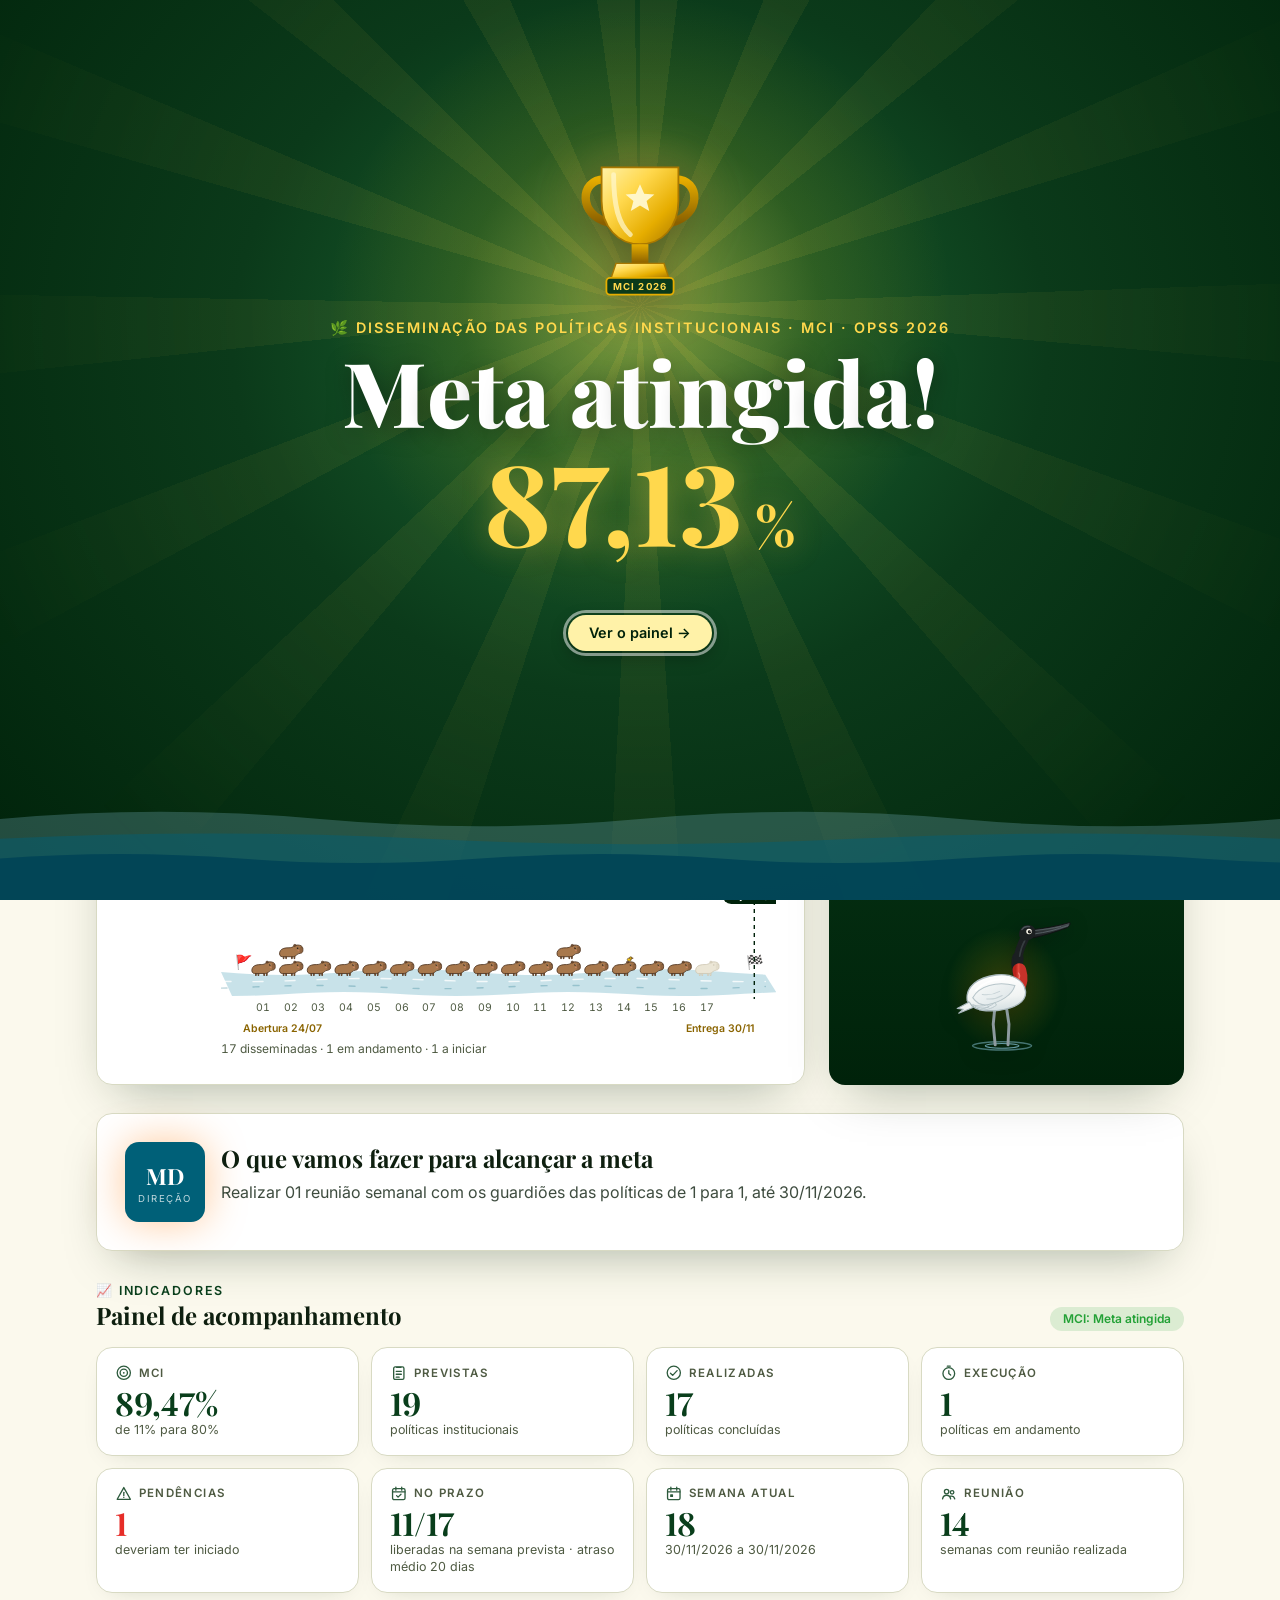
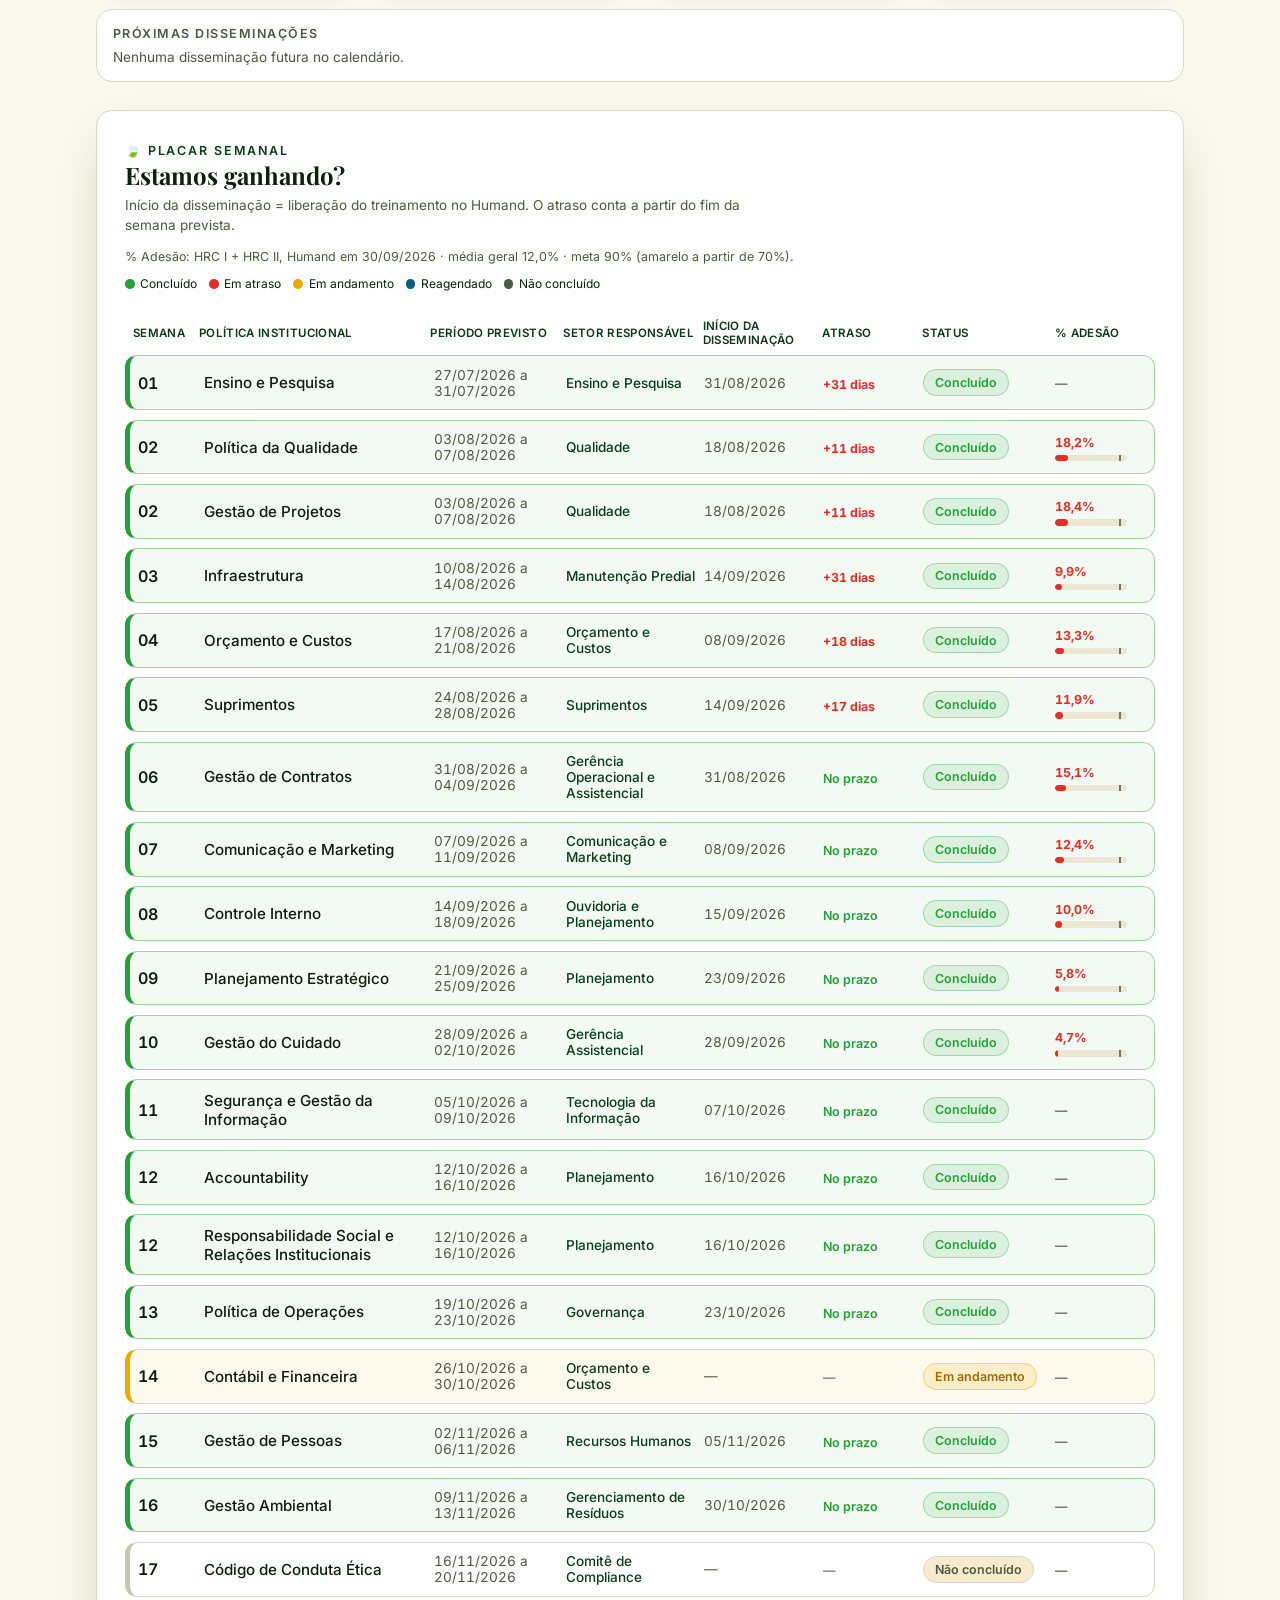
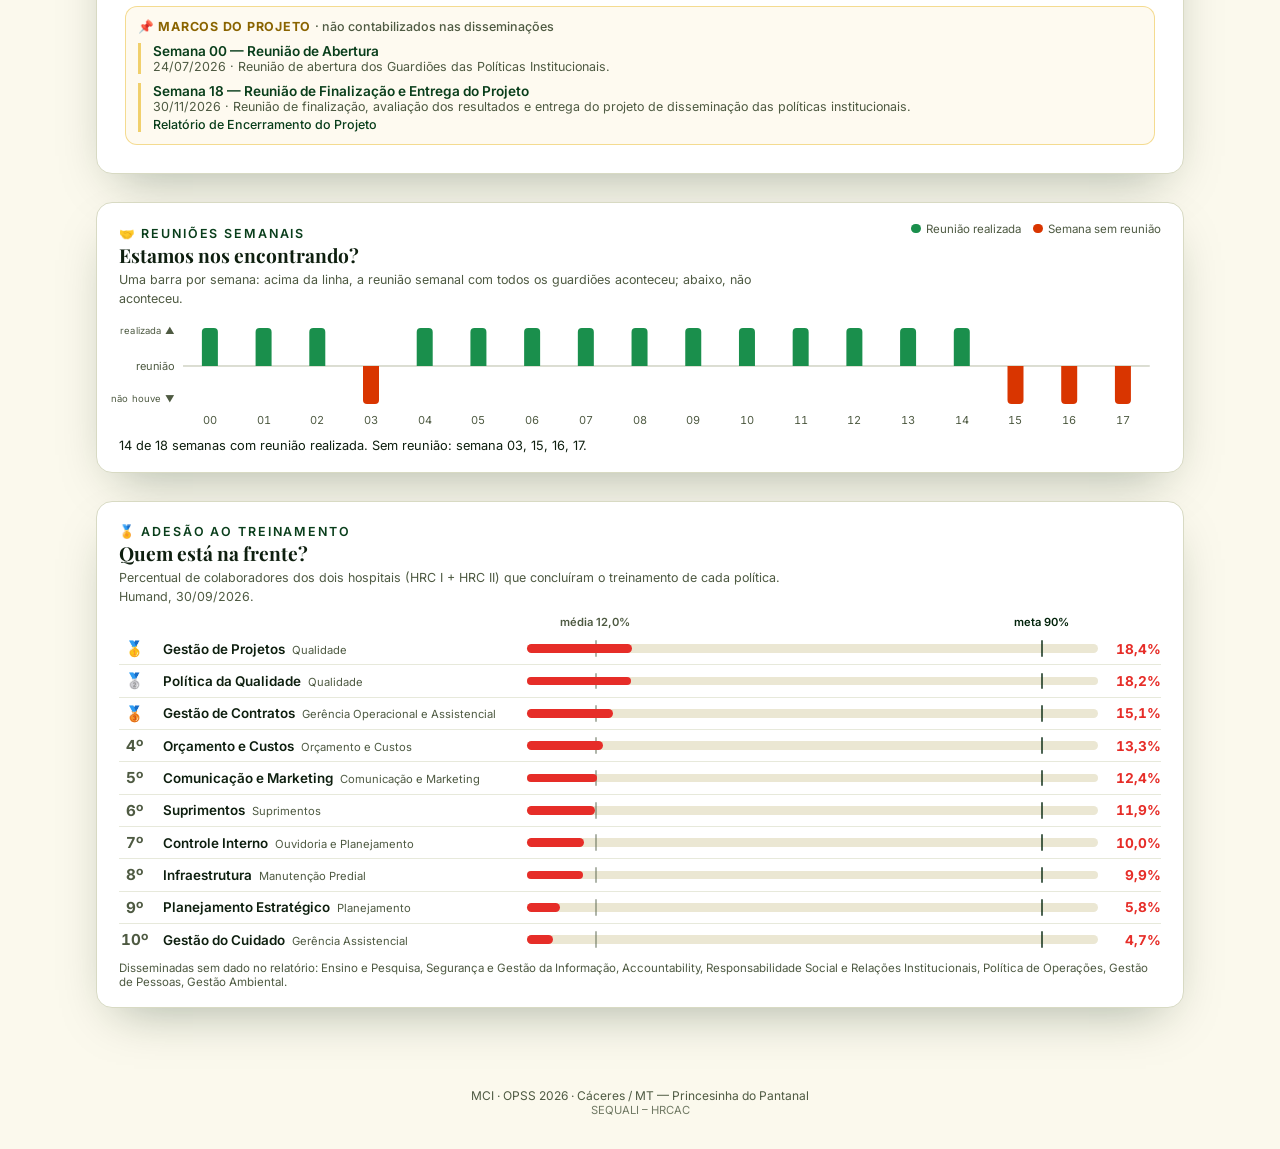
<file: index.html>
<!DOCTYPE html>
<html lang="pt-BR">
<head>
<meta charset="UTF-8" />
<meta name="viewport" content="width=device-width, initial-scale=1.0" />
<title>MCI – OPSS 2026 | Cáceres, Princesinha do Pantanal</title>
<meta name="description" content="Painel de acompanhamento do Projeto de Disseminação das Políticas Institucionais · MCI · OPSS 2026 · SEQUALI – HRCAC" />
<link rel="preconnect" href="https://fonts.googleapis.com" />
<link rel="preconnect" href="https://fonts.gstatic.com" crossorigin />
<link href="https://fonts.googleapis.com/css2?family=Inter:wght@400;500;600;700&family=Playfair+Display:wght@600;700;800&display=swap" rel="stylesheet" />
<link rel="stylesheet" href="style.css?v=25" />
<script>
  /* Abertura "Meta atingida": esconde o painel desde o primeiro quadro quando a
     abertura PODE aparecer nesta aba, para não "piscar" antes dela. Trava de
     segurança: o painel reaparece sozinho em 2,5s mesmo se algo falhar. */
  (function () {
    try {
      var reduz = window.matchMedia && matchMedia("(prefers-reduced-motion: reduce)").matches;
      var forcar = /[?&]abertura\b/.test(location.search);
      var jaViu = false; try { jaViu = !!sessionStorage.getItem("painel4dx-abertura-meta"); } catch (e) {}
      if (!reduz && (forcar || !jaViu)) {
        document.documentElement.classList.add("pre-abertura");
        setTimeout(function () { document.documentElement.classList.remove("pre-abertura"); }, 2500);
      }
    } catch (e) {}
  })();
</script>
<style>html.pre-abertura main { visibility: hidden; } html.pre-abertura body { background: #00220a; }</style>
</head>
<body>
<main>
  <header class="hero">
    <img src="assets/pantanal-hero.jpg" alt="Pôr do sol no Pantanal de Cáceres" class="hero-img" />
    <div class="hero-overlay"></div>
    <svg class="hero-ondas" viewBox="0 0 1440 140" preserveAspectRatio="none" aria-hidden="true">
      <path class="hero-onda hero-onda-1" d="M0 58 Q180.0 44 360.0 58 T720 58 T1080 58 T1440 58 T1800 58 T2160 58 T2520 58 T2880 58 V140 H0 Z"/>
      <path class="hero-onda hero-onda-2" d="M0 80 Q240.0 69 480.0 80 T960 80 T1440 80 T1920 80 T2400 80 T2880 80 V140 H0 Z"/>
      <path class="hero-onda hero-onda-3" d="M0 100 Q135.0 91 270.0 100 T540 100 T810 100 T1080 100 T1350 100 T1620 100 T1890 100 T2160 100 T2430 100 T2700 100 T2970 100 V140 H0 Z"/>
    </svg>
    <div class="hero-content">
      <div class="hero-kicker">🌿 Projeto de Disseminação das Políticas Institucionais · MCI · OPSS 2026</div>
      <h1 id="hdr-titulo">Elevar o índice de conformidade na implantação das Diretrizes Institucionais, por mês de 11% para 80%</h1>
      <p class="hero-meta">
        <span>📅 Abertura: <strong id="hdr-abertura">—</strong></span>
        <span>📅 Disseminação: <strong id="hdr-dissem">—</strong></span>
        <span>📅 Prazo: <strong id="hdr-prazo">—</strong></span>
        <span>📍 Cáceres-MT</span>
        <span class="muted">· SEQUALI – HRCAC</span>
      </p>
      <div class="hero-badges">
        <span class="badge-ok">☁️ <span id="atualizado-em">Dados publicados no repositório</span></span>
      </div>
    </div>
  </header>

  <div class="content">
    <div id="alerta-datas" class="alerta-datas" hidden></div>

    <div class="topo-placar">
      <section class="card veredito" id="veredito" hidden>
        <div class="veredito-topo">
          <div class="eyebrow">🎯 Estamos ganhando?</div>
          <p class="veredito-frase" id="veredito-frase"></p>
        </div>
        <div class="veredito-nums">
          <div class="vn"><div class="vn-valor" id="vn-faltam">0</div><div class="vn-rot" id="vn-faltam-rot">políticas para a meta</div></div>
          <div class="vn"><div class="vn-valor" id="vn-dias">0</div><div class="vn-rot" id="vn-dias-rot">dias até o prazo</div></div>
          <div class="vn"><div class="vn-valor" id="vn-ritmo">0</div><div class="vn-rot" id="vn-ritmo-rot">por semana necessárias</div></div>
        </div>
      </section>
      <section class="card festa" id="festa" hidden>
        <div class="eyebrow festa-eyebrow" id="festa-titulo">🎉 Concluída nos últimos 7 dias</div>
        <ul class="festa-lista" id="festa-lista"></ul>
        <svg class="festa-rio" viewBox="0 0 240 70" aria-hidden="true">
          <path class="festa-agua" d="M0 52 Q20 46 40 52 T80 52 T120 52 T160 52 T200 52 T240 52 V70 H0 Z"/>
          <path class="festa-agua festa-agua2" d="M0 58 Q20 53 40 58 T80 58 T120 58 T160 58 T200 58 T240 58 V70 H0 Z"/>
          <defs><linearGradient id="peixeGrad" x1="0" y1="0" x2="0" y2="1"><stop offset="0" stop-color="#ffd84d"/><stop offset=".6" stop-color="#f5b300"/><stop offset="1" stop-color="#e08f00"/></linearGradient></defs>
          <g class="peixe-voo" style="--x:34px;--d:0s">
            <ellipse class="respingo respingo-sai" cx="34" cy="55" rx="7" ry="1.8"/>
            <ellipse class="respingo respingo-entra" cx="80" cy="55" rx="7" ry="1.8"/>
            <g class="gotas gotas-sai" transform="translate(34 54)"><circle cx="-3" cy="0" r="1"/><circle cx="1" cy="0" r="1.3"/><circle cx="4" cy="0" r=".9"/></g>
            <g class="gotas gotas-entra" transform="translate(80 54)"><circle cx="-4" cy="0" r=".9"/><circle cx="0" cy="0" r="1.3"/><circle cx="3.5" cy="0" r="1"/></g>
            <g class="peixe">
              <path class="peixe-cauda" d="M-10 0 L-17.5 -6.5 Q-14.6 0 -17.5 6.5 Z"/>
              <path class="peixe-nadadeira" d="M-4 -5.6 Q0 -10.5 5 -6.2 Z"/>
              <path class="peixe-corpo" d="M-11 0 C-6 -7.2 5 -8 11.5 -1.6 Q13.2 0 11.5 1.6 C5 7.6 -6 6.8 -11 0 Z"/>
              <path class="peixe-barriga" d="M-8.5 1.6 C-3 6 5 6 10.5 2 C5 4.4 -3 4.4 -8.5 1.6 Z"/>
              <path class="peixe-guelra" d="M5 -4 Q3.2 0 5 4"/>
              <path class="peixe-nadadeira" d="M-1 3.8 Q1.5 8 4.8 4.8 Z"/>
              <circle cx="8" cy="-1.6" r="1.7" class="peixe-olho"/>
              <circle cx="8.6" cy="-2.2" r=".6" class="peixe-brilho"/>
            </g>
          </g>
          <g class="peixe-voo" style="--x:104px;--d:0.7s">
            <ellipse class="respingo respingo-sai" cx="104" cy="55" rx="7" ry="1.8"/>
            <ellipse class="respingo respingo-entra" cx="150" cy="55" rx="7" ry="1.8"/>
            <g class="gotas gotas-sai" transform="translate(104 54)"><circle cx="-3" cy="0" r="1"/><circle cx="1" cy="0" r="1.3"/><circle cx="4" cy="0" r=".9"/></g>
            <g class="gotas gotas-entra" transform="translate(150 54)"><circle cx="-4" cy="0" r=".9"/><circle cx="0" cy="0" r="1.3"/><circle cx="3.5" cy="0" r="1"/></g>
            <g class="peixe">
              <path class="peixe-cauda" d="M-10 0 L-17.5 -6.5 Q-14.6 0 -17.5 6.5 Z"/>
              <path class="peixe-nadadeira" d="M-4 -5.6 Q0 -10.5 5 -6.2 Z"/>
              <path class="peixe-corpo" d="M-11 0 C-6 -7.2 5 -8 11.5 -1.6 Q13.2 0 11.5 1.6 C5 7.6 -6 6.8 -11 0 Z"/>
              <path class="peixe-barriga" d="M-8.5 1.6 C-3 6 5 6 10.5 2 C5 4.4 -3 4.4 -8.5 1.6 Z"/>
              <path class="peixe-guelra" d="M5 -4 Q3.2 0 5 4"/>
              <path class="peixe-nadadeira" d="M-1 3.8 Q1.5 8 4.8 4.8 Z"/>
              <circle cx="8" cy="-1.6" r="1.7" class="peixe-olho"/>
              <circle cx="8.6" cy="-2.2" r=".6" class="peixe-brilho"/>
            </g>
          </g>
          <g class="peixe-voo" style="--x:172px;--d:1.4s">
            <ellipse class="respingo respingo-sai" cx="172" cy="55" rx="7" ry="1.8"/>
            <ellipse class="respingo respingo-entra" cx="218" cy="55" rx="7" ry="1.8"/>
            <g class="gotas gotas-sai" transform="translate(172 54)"><circle cx="-3" cy="0" r="1"/><circle cx="1" cy="0" r="1.3"/><circle cx="4" cy="0" r=".9"/></g>
            <g class="gotas gotas-entra" transform="translate(218 54)"><circle cx="-4" cy="0" r=".9"/><circle cx="0" cy="0" r="1.3"/><circle cx="3.5" cy="0" r="1"/></g>
            <g class="peixe">
              <path class="peixe-cauda" d="M-10 0 L-17.5 -6.5 Q-14.6 0 -17.5 6.5 Z"/>
              <path class="peixe-nadadeira" d="M-4 -5.6 Q0 -10.5 5 -6.2 Z"/>
              <path class="peixe-corpo" d="M-11 0 C-6 -7.2 5 -8 11.5 -1.6 Q13.2 0 11.5 1.6 C5 7.6 -6 6.8 -11 0 Z"/>
              <path class="peixe-barriga" d="M-8.5 1.6 C-3 6 5 6 10.5 2 C5 4.4 -3 4.4 -8.5 1.6 Z"/>
              <path class="peixe-guelra" d="M5 -4 Q3.2 0 5 4"/>
              <path class="peixe-nadadeira" d="M-1 3.8 Q1.5 8 4.8 4.8 Z"/>
              <circle cx="8" cy="-1.6" r="1.7" class="peixe-olho"/>
              <circle cx="8.6" cy="-2.2" r=".6" class="peixe-brilho"/>
            </g>
          </g>
        </svg>
      </section>
    </div>

    <section class="grid-top">
      <div class="card card-evolucao">
        <div class="card-head-icon">
          <div class="icon-box icon-primary">
            <div class="icon-label">MCI</div>
            <div class="icon-sub">Resultado</div>
          </div>
          <div class="flex1">
            <h2>Evolução da Conformidade</h2>
            <div id="meses-grid" class="meses-grid"></div>
            <div class="barra-wrap">
              <div class="barra-track" id="barra-fill-wrap">
                <div class="barra-fill" id="barra-fill"></div>
                <div class="barra-meta-marker" id="barra-meta-marker">
                  <span class="barra-meta-label" id="barra-meta-label">Meta</span>
                </div>
              </div>
              <div class="barra-legenda">
                <span>0%</span><span class="barra-legenda-meta">Meta</span><span>100%</span>
              </div>
              <div class="capy-rio" id="secao-rio">
                <div class="capy-rio-topo">
                  <span class="capy-title">Políticas no rio, por semana prevista</span>
                  <span class="rio-chave">
                    <span><i class="dot" style="background:#a8784c"></i>Disseminada</span>
                    <span><i class="dot" style="background:#f5c518"></i>Em andamento (passarinho)</span>
                    <span><i class="dot" style="background:#e0dac8"></i>A iniciar</span>
                  </span>
                </div>
                <div class="rio-scroll"><div class="rio-svg"></div></div>
                <span class="capy-count" id="capy-count"></span>
              </div>
            </div>
          </div>
        </div>
      </div>
      <div class="card card-atual">
        <div class="atual-topo">
          <div class="atual-kicker">🏆 Atual</div>
          <div class="atual-status" id="atual-status" hidden></div>
          <div class="atual-valor" id="atual-valor">0<span>%</span></div>
          <div class="atual-meta" id="atual-meta">Meta consolidada – 80%</div>
        </div>
        <div class="atual-grid">
          <div>
            <div class="atual-label">Meta Final</div>
            <div class="atual-num" id="meta-final-valor">80<span>%</span></div>
          </div>
          <div>
            <div class="atual-label">Prazo Final</div>
            <div class="atual-num-sm" id="prazo-final-valor">—</div>
          </div>
        </div>
        <div class="atual-ave">
          <svg viewBox="0 0 130 150" class="tuiuiu" role="img" aria-label="Tuiuiú">
            <defs>
              <linearGradient id="tui-corpo" x1="0" y1="0" x2="0" y2="1">
                <stop offset="0" stop-color="#ffffff"/><stop offset=".65" stop-color="#f1f4f3"/><stop offset="1" stop-color="#d6e0e3"/>
              </linearGradient>
              <linearGradient id="tui-asa" x1="0" y1="0" x2="1" y2="1">
                <stop offset="0" stop-color="#f7f9f8"/><stop offset="1" stop-color="#dbe4e7"/>
              </linearGradient>
              <linearGradient id="tui-colar" x1="0" y1="0" x2="1" y2="0">
                <stop offset="0" stop-color="#b8241c"/><stop offset=".55" stop-color="#e2463a"/><stop offset="1" stop-color="#c7322a"/>
              </linearGradient>
              <linearGradient id="tui-bico" x1="0" y1="0" x2="0" y2="1">
                <stop offset="0" stop-color="#4a5256"/><stop offset="1" stop-color="#15191b"/>
              </linearGradient>
              <radialGradient id="tui-brilho" cx=".5" cy=".5" r=".5">
                <stop offset="0" stop-color="#e6ad00" stop-opacity=".22"/><stop offset="1" stop-color="#e6ad00" stop-opacity="0"/>
              </radialGradient>
            </defs>
            <ellipse cx="62" cy="80" rx="58" ry="62" fill="url(#tui-brilho)"/>
            <g class="tuiuiu-agua" fill="none" stroke="#7fb8c9" stroke-linecap="round">
              <ellipse cx="60" cy="138" rx="30" ry="4.2" stroke-width="1.4" opacity=".55"/>
              <ellipse cx="60" cy="138" rx="17" ry="2.4" stroke-width="1.2" opacity=".8"/>
            </g>
            <g class="tuiuiu-ave">
              <g stroke="#8d9a9f" stroke-linecap="round" stroke-linejoin="round" fill="none" stroke-width="3">
                <path d="M53 96 L51 116 L53 137"/>
                <path d="M64 96 L67 116 L66 137"/>
              </g>
              <path d="M75 80 C82 70 73 60 76 49" stroke="#1b1f21" stroke-width="12" stroke-linecap="round" fill="none"/>
              <path d="M76 50 C77 40 81 33 84 27" stroke="#1b1f21" stroke-width="9" stroke-linecap="round" fill="none"/>
              <path d="M77.8 47 C78.6 40 81 34.5 83.5 30" stroke="#3d4548" stroke-width="1.6" stroke-linecap="round" fill="none" opacity=".8"/>
              <path d="M74 82 C80 74 79.5 68 77.5 61" stroke="url(#tui-colar)" stroke-width="14" stroke-linecap="round" fill="none"/>
              <path d="M76.6 64 Q78.6 66 77.4 69 M75.5 71 Q77.5 73 76 76" stroke="#f58a7f" stroke-width="1.2" fill="none" stroke-linecap="round" opacity=".8"/>
              <g transform="rotate(-7 55 86)">
              <path d="M24 88 C24 74 38 66 56 66 C72 66 84 74 84 86 C84 97 71 102 55 102 C40 102 28 98 24 88 Z"
                    fill="url(#tui-corpo)" stroke="#a9b8bd" stroke-width="1.3"/>
              <path d="M26 90 L13 95 L19 96.5 L14 100 L29 96 Z" fill="#eef2f1" stroke="#a9b8bd" stroke-width="1.1" stroke-linejoin="round"/>
              <path d="M30 86 C38 75 56 72 74 79 C70 88 58 94 44 95 C38 95 33 92 30 86 Z"
                    fill="url(#tui-asa)" stroke="#b7c5ca" stroke-width="1.1"/>
              <path d="M44 95 C39 96 33 95.5 29 93 C33 97 39 98.5 45 97.6 Z M52 93.6 C47 96.5 41 98.6 35 99 C41 100.5 48 99.5 53 96.5 Z"
                    fill="#e3eaec" stroke="#b7c5ca" stroke-width=".9" stroke-linejoin="round"/>
              <path d="M40 84 Q49 86.5 58 83 M44 89 Q52 91 60 87.5" stroke="#c6d2d6" stroke-width="1" fill="none" stroke-linecap="round"/>
              <path d="M34 79 C42 72 54 70 64 71" stroke="#fff" stroke-width="2" fill="none" stroke-linecap="round" opacity=".9"/>
              </g>
              <g transform="translate(84 25) scale(1.12) translate(-84 -25)">
              <path d="M90 20.5 C101 19.2 112 17.6 124 14 C124.6 15.8 123.6 17.6 121.8 18.6 C111 22.5 100 26 91 28 Z"
                    fill="url(#tui-bico)" stroke="#101314" stroke-width=".9" stroke-linejoin="round"/>
              <path d="M91.5 24.4 C102 23 112 20.6 122.5 16.8" stroke="#5c666a" stroke-width=".8" fill="none"/>
              <path d="M92 21.3 C100 20.4 108 19.4 116 17.6" stroke="#6d777b" stroke-width=".7" fill="none" opacity=".7"/>
              <path d="M78 25 C78 18.5 83 15.5 88 16.5 C92 17.3 93.5 21 92.5 25 C91.5 29 86 31 82 30 C79.5 29.3 78 27.5 78 25 Z" fill="#1b1f21"/>
              <path d="M80.5 20.5 C82 18.2 85 17.3 87.5 17.8" stroke="#4a5357" stroke-width="1.2" fill="none" stroke-linecap="round"/>
              <g class="tuiuiu-olho">
                <circle cx="87" cy="22.2" r="2.5" fill="#f6f2e6"/>
                <circle cx="87.5" cy="22.4" r="1.55" fill="#101010"/>
                <circle cx="88.1" cy="21.7" r=".55" fill="#fff"/>
              </g>
              </g>
            </g>
          </svg>
        </div>
      </div>
    </section>

    <section class="card card-direcao">
      <div class="icon-box icon-water">
        <div class="icon-label">MD</div>
        <div class="icon-sub">Direção</div>
      </div>
      <div>
        <h2>O que vamos fazer para alcançar a meta</h2>
        <p id="md-texto" class="md-texto"></p>
      </div>
    </section>

    <section class="indicadores">
      <div class="indicadores-head">
        <div>
          <div class="eyebrow">📈 Indicadores</div>
          <h2>Painel de acompanhamento</h2>
        </div>
        <span id="mci-status-badge" class="badge-status">MCI</span>
      </div>
      <div class="cards-grid">
        <div class="mini-card">
          <div class="mini-label"><svg class="mini-ico" viewBox="0 0 24 24" aria-hidden="true"><circle cx="12" cy="12" r="9"/><circle cx="12" cy="12" r="5"/><circle cx="12" cy="12" r="1.2" class="ico-cheio"/></svg>MCI</div>
          <div class="mini-valor" id="card-mci">0%</div>
          <div class="mini-hint" id="card-mci-hint"></div>
        </div>
        <div class="mini-card">
          <div class="mini-label"><svg class="mini-ico" viewBox="0 0 24 24" aria-hidden="true"><rect x="5" y="4" width="14" height="17" rx="2"/><path d="M9 4.5h6M8.5 10h7M8.5 14h7M8.5 18h4"/></svg>Previstas</div>
          <div class="mini-valor" id="card-previstas">0</div>
          <div class="mini-hint">políticas institucionais</div>
        </div>
        <div class="mini-card">
          <div class="mini-label"><svg class="mini-ico" viewBox="0 0 24 24" aria-hidden="true"><circle cx="12" cy="12" r="9"/><path d="M7.5 12.5l3 3 6-6.5"/></svg>Realizadas</div>
          <div class="mini-valor" id="card-realizadas">0</div>
          <div class="mini-hint">políticas concluídas</div>
        </div>
        <div class="mini-card">
          <div class="mini-label"><svg class="mini-ico" viewBox="0 0 24 24" aria-hidden="true"><circle cx="12" cy="13" r="8"/><path d="M12 9v4l2.5 2M10 3h4"/></svg>Execução</div>
          <div class="mini-valor" id="card-execucao">0</div>
          <div class="mini-hint">políticas em andamento</div>
        </div>
        <div class="mini-card">
          <div class="mini-label"><svg class="mini-ico" viewBox="0 0 24 24" aria-hidden="true"><path d="M12 3.5 21 19.5H3Z"/><path d="M12 10v4.5"/><circle cx="12" cy="17" r=".9" class="ico-cheio"/></svg>Pendências</div>
          <div class="mini-valor" id="card-pendencias">0</div>
          <div class="mini-hint">deveriam ter iniciado</div>
        </div>
        <div class="mini-card">
          <div class="mini-label"><svg class="mini-ico" viewBox="0 0 24 24" aria-hidden="true"><rect x="3.5" y="5" width="17" height="15" rx="2"/><path d="M3.5 9.5h17M8 3v4M16 3v4M9 14.5l2 2 4-4"/></svg>No prazo</div>
          <div class="mini-valor" id="card-prazo">0/0</div>
          <div class="mini-hint" id="card-prazo-hint">liberadas na semana prevista</div>
        </div>
        <div class="mini-card">
          <div class="mini-label"><svg class="mini-ico" viewBox="0 0 24 24" aria-hidden="true"><rect x="3.5" y="5" width="17" height="15" rx="2"/><path d="M3.5 9.5h17M8 3v4M16 3v4"/><rect x="7" y="12.5" width="4" height="4" rx=".8" class="ico-cheio"/></svg>Semana atual</div>
          <div class="mini-valor" id="card-semana">—</div>
          <div class="mini-hint" id="card-semana-hint"></div>
        </div>
        <div class="mini-card">
          <div class="mini-label"><svg class="mini-ico" viewBox="0 0 24 24" aria-hidden="true"><circle cx="9" cy="9" r="3"/><circle cx="16.5" cy="10" r="2.4"/><path d="M3.5 19c.6-3.2 2.8-5 5.5-5s4.9 1.8 5.5 5M14.5 15.2c2.6-.4 4.9 1 5.6 3.8"/></svg>Reunião</div>
          <div class="mini-valor" id="card-reuniao">0</div>
          <div class="mini-hint">semanas com reunião realizada</div>
        </div>
      </div>
      <div class="proximas-card">
        <div class="proximas-titulo">Próximas disseminações</div>
        <ul class="proximas-lista" id="proximas-lista"></ul>
      </div>
    </section>

    <section class="card placar">
      <div class="placar-head">
        <div>
          <div class="eyebrow">🍃 Placar Semanal</div>
          <h2>Estamos ganhando?</h2>
          <p class="placar-sub">Início da disseminação = liberação do treinamento no Humand. O atraso conta a partir do fim da semana prevista.</p>
          <p class="placar-fonte" id="placar-fonte"></p>
        </div>
        <div class="legenda">
          <span><i class="dot dot-success"></i>Concluído</span>
          <span><i class="dot dot-danger"></i>Em atraso</span>
          <span><i class="dot dot-warning"></i>Em andamento</span>
          <span><i class="dot dot-water"></i>Reagendado</span>
          <span><i class="dot dot-muted"></i>Não concluído</span>
        </div>
      </div>
      <div class="placar-table-wrap">
        <div class="placar-cols-head">
          <div>Semana</div>
          <div>Política Institucional</div>
          <div>Período Previsto</div>
          <div>Setor Responsável</div>
          <div>Início da Disseminação</div>
          <div>Atraso</div>
          <div>Status</div>
          <div>% Adesão</div>
        </div>
        <div id="placar-body" class="placar-body"></div>
      </div>
    </section>

    <section class="card ritmo" id="secao-reuniao" hidden>
      <div class="ritmo-head">
        <div>
          <div class="eyebrow">🤝 Reuniões semanais</div>
          <h2>Estamos nos encontrando?</h2>
          <p class="ritmo-sub">Uma barra por semana: acima da linha, a reunião semanal com todos os guardiões aconteceu; abaixo, não aconteceu.</p>
        </div>
        <div class="ritmo-chave">
          <span><i class="dot" style="background:#1a8f4c"></i>Reunião realizada</span>
          <span><i class="dot" style="background:#d93500"></i>Semana sem reunião</span>
        </div>
      </div>
      <div class="ritmo-svg"></div>
      <p class="ritmo-leitura"></p>
    </section>

    <section class="card ranking" id="secao-ranking" hidden>
      <div class="ritmo-head">
        <div>
          <div class="eyebrow">🏅 Adesão ao treinamento</div>
          <h2>Quem está na frente?</h2>
          <p class="ritmo-sub" id="ranking-sub"></p>
        </div>
      </div>
      <div class="rk-escala" aria-hidden="true"><span></span><span></span><div class="rk-escala-eixo" id="rk-escala-eixo"></div><span></span></div>
      <ol class="ranking-lista" id="ranking-lista"></ol>
      <p class="ritmo-nota" id="ranking-nota"></p>
    </section>
  </div>

  <footer class="rodape">
    <div>MCI · OPSS 2026 · Cáceres / MT — Princesinha do Pantanal</div>
    <div class="rodape-sub">SEQUALI – HRCAC</div>
  </footer>
</main>

<svg width="0" height="0" style="position:absolute">
  <defs>
    <linearGradient id="trimGrad" x1="0" y1="0" x2="1" y2="1">
      <stop offset="0%" stop-color="#e6ad00" />
      <stop offset="100%" stop-color="#093e1b" />
    </linearGradient>
  </defs>
</svg>

<script src="abertura.js?v=3"></script>
<script src="app.js?v=25"></script>
</body>
</html>
</file>
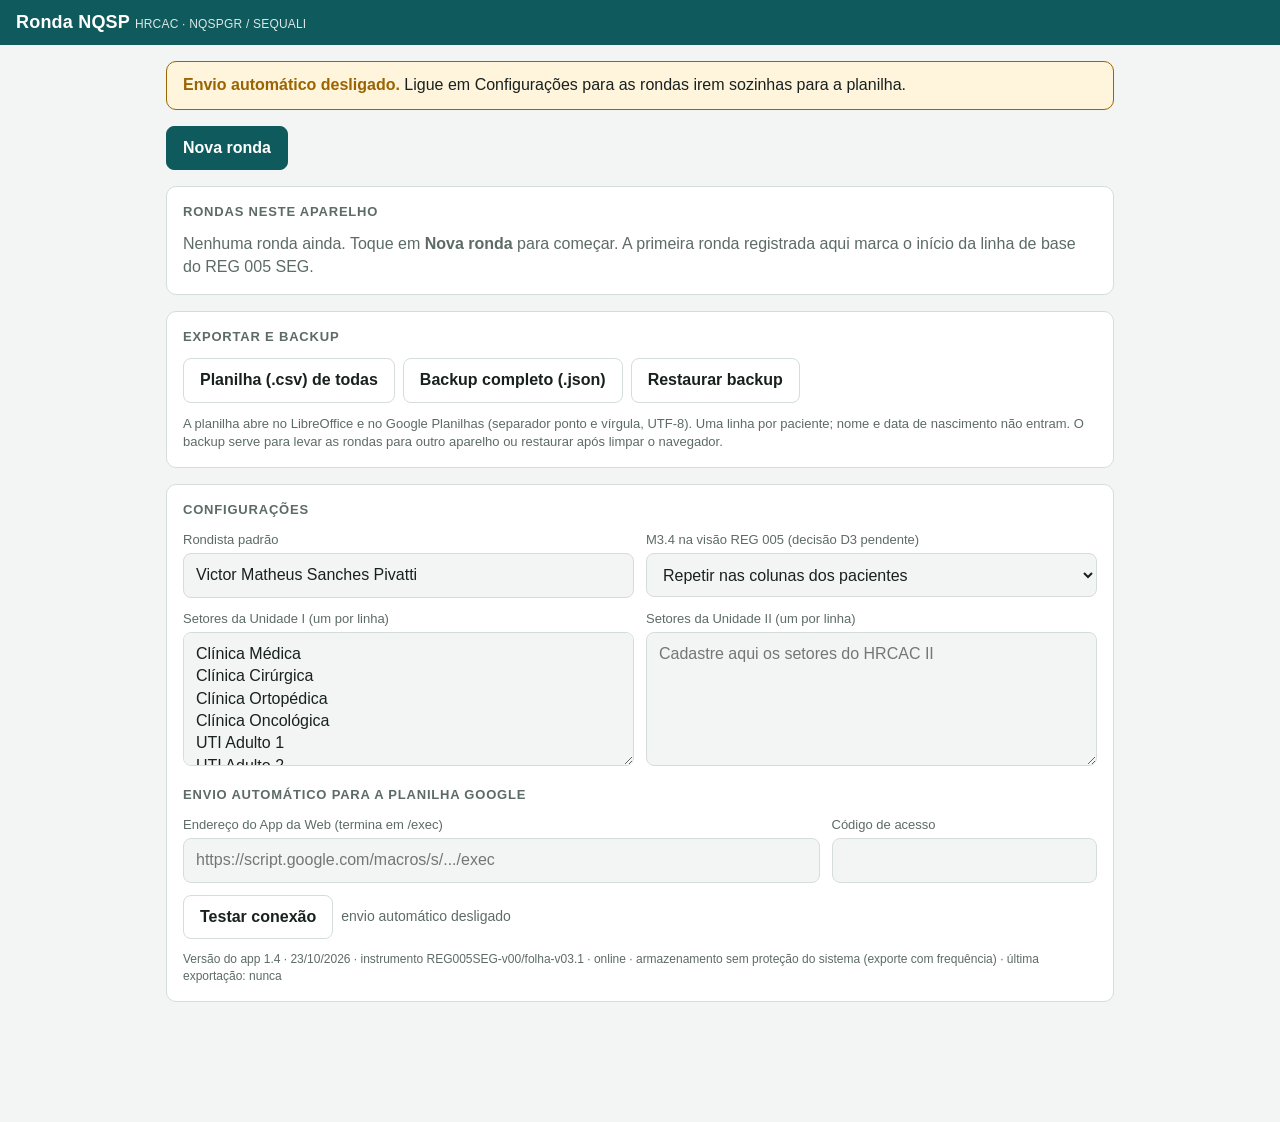
<file: ronda/index.html>
<!doctype html>
<html lang="pt-BR">
<head>
<meta charset="utf-8">
<meta name="viewport" content="width=device-width, initial-scale=1">
<meta name="color-scheme" content="light">
<title>Ronda NQSP</title>
<meta name="apple-mobile-web-app-capable" content="yes">
<meta name="mobile-web-app-capable" content="yes">
<meta name="apple-mobile-web-app-title" content="Ronda NQSP">
<meta name="apple-mobile-web-app-status-bar-style" content="default">
<meta name="theme-color" content="#0f5a5c">
<link rel="manifest" href="manifest.webmanifest">
<link rel="apple-touch-icon" href="icon-180.png">
<style>
/* Layout: barra fixa no topo, conteúdo em coluna única larga (iPad retrato/paisagem), linhas de item com botões grandes */
:root{
  --bg:#f3f5f4; --surface:#ffffff; --ink:#18211f; --muted:#5d6b67; --line:#d5ddda;
  --accent:#0f5a5c; --accent-ink:#ffffff; --accent-soft:#e1eeed;
  --c:#1f7a46; --c-soft:#dcf1e4; --nc:#b3261e; --nc-soft:#f8dedb;
  --na:#5d6b67; --na-soft:#e7ebea; --nv:#9a6400; --nv-soft:#fbecd0;
  --warn:#9a6400; --warn-soft:#fff4dc;
  --font:-apple-system,BlinkMacSystemFont,"Segoe UI",Roboto,"Helvetica Neue",Arial,sans-serif;
  --mono:ui-monospace,"SF Mono",Menlo,Consolas,monospace;
  --r:10px; color-scheme:light;
}
*{box-sizing:border-box}
html,body{margin:0}
body{background:var(--bg);color:var(--ink);font:16px/1.4 var(--font);-webkit-text-size-adjust:100%}
[hidden]{display:none!important}
button,input,select,textarea{font:inherit;color:inherit}
button{cursor:pointer}
:focus-visible{outline:3px solid var(--accent);outline-offset:2px}

.stick{position:sticky;top:0;z-index:20;background:var(--bg)}
.top{background:var(--accent);color:var(--accent-ink);
  padding:calc(env(safe-area-inset-top,0px) + 10px) max(16px,env(safe-area-inset-right,0px)) 10px max(16px,env(safe-area-inset-left,0px));
  display:flex;align-items:center;gap:12px}
.top h1{font-size:18px;margin:0;font-weight:650;letter-spacing:.2px;flex:1;min-width:0;white-space:nowrap;overflow:hidden;text-overflow:ellipsis}
.top .sub{font-size:12px;opacity:.85;font-weight:400}
.top button{background:transparent;border:1px solid currentColor;color:inherit;border-radius:8px;padding:8px 12px;font-size:15px}
.wrap{max-width:980px;margin:0 auto;padding-block:16px 120px;
  padding-left:max(16px,env(safe-area-inset-left,0px));padding-right:max(16px,env(safe-area-inset-right,0px));
  display:flex;flex-direction:column;gap:16px}

.panel{background:var(--surface);border:1px solid var(--line);border-radius:var(--r);padding:16px;display:flex;flex-direction:column;gap:12px}
.panel h2{font-size:13px;text-transform:uppercase;letter-spacing:.8px;color:var(--muted);margin:0;font-weight:650}
.row{display:flex;flex-wrap:wrap;gap:12px}
.field{display:flex;flex-direction:column;gap:4px;flex:1 1 180px;min-width:0}
.field label{font-size:13px;color:var(--muted)}
.panel>.field{flex:0 0 auto}
.field input,.field select,.field textarea{background:var(--bg);border:1px solid var(--line);border-radius:8px;padding:10px 12px;min-height:44px;width:100%}
textarea{resize:vertical;min-height:80px}
.btn{border:1px solid var(--line);background:var(--surface);border-radius:8px;padding:10px 16px;min-height:44px;font-weight:550}
.btn.primary{background:var(--accent);border-color:var(--accent);color:var(--accent-ink)}
.btn.danger{color:var(--nc);border-color:var(--nc)}
.btn.small{min-height:36px;padding:6px 12px;font-size:14px}
.btns{display:flex;flex-wrap:wrap;gap:8px}

.seg{display:inline-flex;border:1px solid var(--line);border-radius:8px;overflow:hidden;flex-wrap:wrap}
.seg button{border:0;background:var(--surface);padding:10px 14px;min-width:48px;min-height:44px;border-right:1px solid var(--line);font-weight:600}
.seg button:last-child{border-right:0}
.seg button[aria-pressed="true"]{background:var(--accent);color:var(--accent-ink)}

.banner{border-radius:var(--r);padding:12px 16px;background:var(--warn-soft);color:var(--ink);border:1px solid var(--warn);display:flex;gap:12px;align-items:center;flex-wrap:wrap}
.banner b{color:var(--warn)}
.banner.ok{background:var(--c-soft);border-color:var(--c)}
.banner.danger{background:var(--nc-soft);border-color:var(--nc)}
.banner.danger b{color:var(--nc)}
.chips{display:flex;flex-wrap:wrap;gap:6px}
.chip{font-family:var(--mono);font-weight:700;border-radius:6px;padding:6px 10px;background:var(--accent-soft);border:1px solid var(--accent)}
.chip.res{background:var(--bg);border-style:dashed;color:var(--muted)}
.chip.usado{opacity:.45;text-decoration:line-through}
.lchip{display:inline-flex;align-items:center;gap:6px;border:1px solid var(--accent);background:var(--accent-soft);border-radius:8px;padding:4px 4px 4px 10px}
.lchip b{font-family:var(--mono)}
.lchip small{font-size:11px;color:var(--muted)}
.lchip button{border:1px solid var(--line);background:var(--surface);border-radius:6px;min-height:40px;padding:4px 10px;font-size:13px;font-weight:600}
.lchip.usado{opacity:.55}
.aviso{font-size:13px;color:var(--nc);font-weight:600}

.list{display:flex;flex-direction:column;gap:8px}
.rcard{display:grid;grid-template-columns:1fr auto;gap:4px 12px;align-items:center;background:var(--surface);border:1px solid var(--line);border-radius:var(--r);padding:12px 16px;text-align:left;width:100%}
.rcard .t{font-weight:650}
.rcard .m{font-size:13px;color:var(--muted)}
.pill{display:inline-block;font-size:12px;font-weight:650;border-radius:999px;padding:3px 9px;white-space:nowrap}
.pill.and{background:var(--warn-soft);color:var(--warn)}
.pill.ok{background:var(--c-soft);color:var(--c)}
.pill.exp{background:var(--na-soft);color:var(--na)}

.tabs{display:flex;gap:6px;overflow-x:auto;background:var(--bg);border-bottom:1px solid var(--line);padding:8px max(16px,env(safe-area-inset-right,0px)) 8px max(16px,env(safe-area-inset-left,0px));-webkit-overflow-scrolling:touch}
.tabs:empty{display:none}
.tabs button{flex:0 0 auto;border:1px solid var(--line);background:var(--surface);border-radius:8px;padding:8px 14px;min-height:44px;font-weight:600;display:flex;flex-direction:column;align-items:center;line-height:1.15}
.tabs button small{font-weight:500;font-size:11px;color:var(--muted)}
.tabs button[aria-selected="true"]{background:var(--accent);border-color:var(--accent);color:var(--accent-ink)}
.tabs button[aria-selected="true"] small{color:inherit;opacity:.85}

.bloco{display:flex;flex-direction:column}
.bloco>h3{margin:0;padding:10px 16px;font-size:14px;font-weight:700;background:var(--accent-soft);color:var(--ink);border-radius:var(--r) var(--r) 0 0;border:1px solid var(--line);border-bottom:0}
.item{background:var(--surface);border:1px solid var(--line);border-top:0;padding:12px 16px;display:grid;grid-template-columns:1fr auto;gap:8px 16px;align-items:center}
.bloco .item:last-child{border-radius:0 0 var(--r) var(--r)}
.item .txt{min-width:0}
.item .cod{font-family:var(--mono);font-size:13px;font-weight:700;color:var(--accent);margin-right:6px}
.item .fonte{font-size:11px;font-weight:650;color:var(--muted);border:1px solid var(--line);border-radius:4px;padding:1px 5px;margin-left:6px;white-space:nowrap}
.item .auto{font-size:11px;font-weight:650;color:var(--nv);margin-left:6px}
.item .crit{grid-column:1/-1;font-size:13px;color:var(--muted);background:var(--bg);border-radius:6px;padding:8px 10px}
.item .extra{grid-column:1/-1}
.item .extra input{width:100%;background:var(--bg);border:1px solid var(--line);border-radius:8px;padding:8px 10px;min-height:40px}
.item .extra input.req{border-color:var(--nv);background:var(--nv-soft)}
.info{border:0;background:transparent;color:var(--muted);font-size:13px;text-decoration:underline;padding:4px 0 0;display:block}
.marks{display:flex;gap:6px}
.marks button{min-width:54px;min-height:48px;border-radius:8px;border:1.5px solid var(--line);background:var(--surface);font-weight:700;font-size:15px}
.marks button[data-v="C"][aria-pressed="true"]{background:var(--c-soft);border-color:var(--c);color:var(--c)}
.marks button[data-v="NC"][aria-pressed="true"]{background:var(--nc-soft);border-color:var(--nc);color:var(--nc)}
.marks button[data-v="NA"][aria-pressed="true"]{background:var(--na-soft);border-color:var(--na);color:var(--na)}
.marks button[data-v="NV"][aria-pressed="true"]{background:var(--nv-soft);border-color:var(--nv);color:var(--nv)}
.marks button[data-v="S"][aria-pressed="true"],.marks button[data-v="INT"][aria-pressed="true"],.marks button[data-v="SR"][aria-pressed="true"],.marks button[data-v="ADM"][aria-pressed="true"]{background:var(--nc-soft);border-color:var(--nc);color:var(--nc)}
.marks button[data-v="N"][aria-pressed="true"]{background:var(--c-soft);border-color:var(--c);color:var(--c)}
.item.vazio{box-shadow:inset 4px 0 0 var(--warn)}

.pend{display:flex;flex-direction:column;gap:6px;margin:0;padding:0;list-style:none}
.pend li{padding:8px 12px;border-radius:8px;background:var(--warn-soft);font-size:14px}
.pend li.ok{background:var(--c-soft)}

.bottom{position:fixed;left:0;right:0;bottom:0;z-index:20;background:var(--surface);border-top:1px solid var(--line);
  padding:10px max(16px,env(safe-area-inset-right,0px)) calc(10px + env(safe-area-inset-bottom,0px)) max(16px,env(safe-area-inset-left,0px));
  display:flex;gap:8px;justify-content:space-between;align-items:center}
.bottom .st{font-size:13px;color:var(--muted)}

.modal{position:fixed;inset:0;z-index:50;background:rgba(0,0,0,.45);display:flex;align-items:center;justify-content:center;padding:16px}
.modal .box{background:var(--surface);border-radius:var(--r);padding:20px;max-width:440px;width:100%;display:flex;flex-direction:column;gap:14px}
.modal p{margin:0}
.toast{position:fixed;left:50%;transform:translateX(-50%);bottom:calc(84px + env(safe-area-inset-bottom,0px));background:var(--ink);color:var(--bg);padding:10px 16px;border-radius:8px;z-index:60;font-size:14px;max-width:90vw}

/* Visão REG 005 */
.reg{background:#fff;color:#111;border:1px solid var(--line);border-radius:var(--r);padding:16px;overflow-x:auto}
.reg table{border-collapse:collapse;width:100%;min-width:720px;font-size:12px}
.reg th,.reg td{border:1px solid #888;padding:4px 6px;vertical-align:middle}
.reg th{background:#e9eeed}
.reg td.v{text-align:center;font-weight:700;width:64px}
.reg td.tot{text-align:center;white-space:nowrap;width:120px;font-variant-numeric:tabular-nums}
.reg .meta{background:#d9e4e3;font-weight:700}
.reg .hdr{display:flex;flex-wrap:wrap;gap:6px 24px;margin-bottom:10px;font-size:13px}
.reg .nota{font-size:11px;color:#444;margin-top:8px}
@media print{
  @page{size:A4 landscape;margin:10mm}
  body{background:#fff}
  .top,.tabs,.bottom,.noprint{display:none!important}
  .wrap{padding:0;max-width:none}
  .reg{border:0;padding:0;overflow:visible}
  .reg table{min-width:0}
}
@media (max-width:640px){
  .item{grid-template-columns:1fr}
  .marks button{flex:1}
  .marks{width:100%}
}
@media (prefers-reduced-motion:reduce){*{transition:none!important}}
</style>
</head>
<body>
<div class="stick">
<header class="top">
  <h1 id="ttl">Ronda NQSP <span class="sub" id="ttlsub"></span></h1>
  <button id="btnHome" hidden>Rondas</button>
</header>
<nav class="tabs" id="tabs" role="tablist"></nav>
</div>
<main class="wrap" id="app"></main>
<div class="bottom" id="bottom" hidden></div>

<script>
'use strict';
const APP_VERSION = '1.4 · 23/10/2026';
const MAX_PCT = 16;
const FORM_VERSION = 'REG005SEG-v00/folha-v03.1';
const STORE_KEY = 'rondaNQSP.v1';

/* ---------- Instrumento: espelha a folha de campo v03.1 (REG 005 SEG v00), mesma ordem ---------- */
const BLOCOS = [
 {nome:'Meta 1 - Identificação do paciente', itens:[
  ['M1.1','Identificadores na placa beira-leito corretos (conferem com prontuário) e legíveis','OD+PR','C: placa presente, legível e conferindo com o prontuário. NC: ausente, ilegível ou divergente. Nunca dar C sem conferir com o prontuário.'],
  ['M1.2','Nome completo e data de nascimento em todas as formas de identificação no leito','OD','C: os dois identificadores em placa, pulseira e demais identificações. Nome abreviado = NC.'],
  ['M1.3','Paciente com pulseira de identificação','OD','C: pulseira no membro do paciente. NC: ausente, guardada ou presa à cama.'],
  ['M1.4','Identificadores da pulseira corretos e legíveis (se M1.3 = C)','OD+PR','Se M1.3 = NC, marcar NA (D1). Composto: correto e legível.'],
  ['M1.5','Paciente/cuidador afirma ter recebido orientação sobre o propósito da pulseira','EN','Pergunta aberta: "para que serve essa pulseira?". NA se não responde e não há acompanhante.'],
  ['M1.6','Equipe realiza o rito de conferência da identificação durante o cuidado (só se observado)','OD','Sem ato de cuidado observado = NV. Não substituir observação por pergunta à equipe.'],
  ['M1.7','Paciente/cuidador afirma que a pulseira é conferida antes de cada procedimento','EN','NA se não responde e não há acompanhante.']
 ]},
 {nome:'Meta 2 - Comunicação efetiva', itens:[
  ['M2.1','Paciente/acompanhante ciente do quadro, diagnóstico, plano de cuidado e previsão de alta (os 4)','EN','Composto de 4 elementos: C só com os quatro. "O que o senhor entendeu do tratamento e de quando vai para casa?"'],
  ['M2.2','Evidência de preenchimento da transição de cuidados (se houve transição)','PR','Elegível se houve transição. [A CONFIRMAR] instrumento institucional.'],
  ['M2.3','Registro de SBAR na passagem de plantão','PR','[A CONFIRMAR] onde o SBAR é registrado (prontuário ou passômetro).'],
  ['M2.4','Resultado crítico comunicado e documentado dentro do tempo acordado (se houve)','PR','Composto: comunicado, documentado e no prazo. NA se não houve resultado crítico na janela.'],
  ['M2.5','Registro de recebimento do resultado crítico (se houve)','PR','Mesma elegibilidade do M2.4.'],
  ['M2.6','Registro de conduta após o resultado crítico (se houve)','PR','Mesma elegibilidade do M2.4.']
 ]},
 {nome:'Meta 3 - Medicamentos', itens:[
  ['M3.1','Medicações em uso identificadas com o nome (nada instalado = NV)','OD','C: tudo instalado ou preparado à beira-leito identificado. NV: prescrição sem nada instalado no momento. NA: sem medicação prescrita.'],
  ['M3.2','MAV prescrito com dupla checagem (se MAV)','PR+OD','Elegível se há MAV prescrito. Sem padrão de registro da dupla checagem: NV com motivo.'],
  ['M3.3','Administração no horário prescrito e aprazado','PR','Comparar checagem com aprazamento nas últimas 24h. Procurar checagem antecipada.'],
  ['M3.5','Paciente/cuidador afirma receber informação sobre o medicamento antes da administração','EN','NA se não responde e não há acompanhante.']
 ]},
 {nome:'Meta 6 - Lesão por pressão', itens:[
  ['LP.1','Risco de LP avaliado pela Braden na admissão','PR','C: escala com escore no registro de admissão.'],
  ['LP.2','Avaliação da pele na admissão registrada em prontuário','PR','C: descrição da pele no registro de admissão.'],
  ['LP.3','Braden reavaliada nas últimas 24h','PR','C: escala registrada nas últimas 24h.'],
  ['LP.4','Risco de LP sinalizado na pulseira e na identificação do leito (se RB = M ou A)','OD+PR','NA se risco baixo. Sem Braden: NV (D2). Composto: pulseira e leito.'],
  ['LP.5','Prescrição de enfermagem ajustada ao risco de LP (se RB avaliado)','PR','Sem Braden registrado: NV (D2).'],
  ['LP.6','Mudança de decúbito conforme prescrição e relógio de LP (se RB = A)','OD+PR','Só risco alto. NA se deambula ou risco baixo/moderado.'],
  ['LP.7','Paciente em uso de colchão indicado','OD','Ao marcar NC, anotar se é falta do recurso ou conduta. [A CONFIRMAR] critério de indicação.'],
  ['LP.8','Registro de orientação ao paciente/acompanhante sobre prevenção de LP','PR','[A CONFIRMAR] se exigido para todos ou só para quem tem risco.'],
  ['LP.9','Paciente/cuidador afirma ter sido orientado sobre prevenção de LP','EN','NA se não responde e não há acompanhante.']
 ]},
 {nome:'Meta 6 - Queda', itens:[
  ['QD.1','Risco de queda avaliado na admissão (Morse adulto / Humpty Dumpty pediatria)','PR','Escala de adulto aplicada em criança = NC.'],
  ['QD.2','Risco de queda reavaliado nas últimas 24h','PR','C: escala registrada nas últimas 24h.'],
  ['QD.3','Risco de queda sinalizado na pulseira e na identificação do leito (se RQ = M ou A)','OD+PR','NA se risco baixo. Sem escala: NV (D2).'],
  ['QD.4','Prescrição de enfermagem ajustada ao risco de queda (se RQ avaliado)','PR','Sem escala registrada: NV (D2).'],
  ['QD.5','Grades funcionantes e mantidas elevadas','OD','NC: abaixadas, quebradas ou ausentes. Anotar se é equipamento ou conduta.'],
  ['QD.6','Paciente/cuidador afirma ter sido orientado sobre prevenção de queda','EN','NA se não responde e não há acompanhante.'],
  ['QD.7','Registro de orientação sobre prevenção de queda','PR','[A CONFIRMAR] se exigido para todos ou só para quem tem risco.']
 ]}
];
const ITEM_SETOR = ['M3.4','Controlados (Portaria 344/98) em local trancado, chave com o enfermeiro','SE'];
const ITENS = BLOCOS.flatMap(b=>b.itens.map(i=>({cod:i[0],txt:i[1],fonte:i[2],crit:i[3],bloco:b.nome})));
const ORDEM_REG = [...BLOCOS[0].itens.map(i=>i[0]),...BLOCOS[1].itens.map(i=>i[0]),'M3.1','M3.2','M3.3','M3.4','M3.5',...BLOCOS[3].itens.map(i=>i[0]),...BLOCOS[4].itens.map(i=>i[0])];
const EN_ITENS = ['M1.5','M1.7','M2.1','M3.5','LP.9','QD.6'];
const SETORES = ['Clínica Médica','Clínica Cirúrgica','Clínica Ortopédica','Clínica Oncológica','UTI Adulto 1','UTI Adulto 2','Trauma e Emergência','Box de Emergência'];
const EVENTOS = [
  ['EV.1','Lesão por pressão presente',['N','ADM','INT','SR'],'N = não · ADM = já registrada na admissão · INT = adquirida na internação · SR = sem registro de origem'],
  ['EV.2','Flebite ou sinal de infecção no sítio do cateter',['N','S','NA'],''],
  ['EV.3','Erro de medicação identificado (prescrição, dispensação ou administração)',['N','S'],''],
  ['EV.4','Outro evento',['N','S'],'']
];

/* ---------- Estado e armazenamento ---------- */
let db = {rondas:[], cfg:{rondista:'Victor Matheus Sanches Pivatti', m34:'repetir', setores:{I:SETORES.slice(), II:[]}, leitos:{}, ultimaExport:'', syncUrl:'', syncCod:'', ultimaSync:''}, apagar:[]};
let view = {tela:'home', id:null, aba:'cab', crit:{}};
function load(){ try{ const s=localStorage.getItem(STORE_KEY); if(s){ const d=JSON.parse(s); if(d&&Array.isArray(d.rondas)) db=Object.assign(db,d,{cfg:Object.assign({},db.cfg,d.cfg||{})}); if(!db.cfg.setores) db.cfg.setores={I:SETORES.slice(),II:[]}; if(!db.cfg.leitos) db.cfg.leitos={}; if(!Array.isArray(db.apagar)) db.apagar=[]; } }catch(e){ console.warn('load',e); } }
let saveT=null, saveOk=true;
function save(now){ const f=()=>{ saveT=null; const txt=JSON.stringify(db); IDB.put(txt); try{ localStorage.setItem(STORE_KEY,txt); saveOk=true; }catch(e){ saveOk=false; toast('Não foi possível salvar no aparelho. Exporte agora.'); } paintBottom(); agendarSync(); }; if(now){ clearTimeout(saveT); f(); } else if(!saveT) saveT=setTimeout(f,300); }
/* ---------- Envio automático para a planilha Google ---------- */
let syncT=null, sincronizando=false, syncErro='';
const syncAtivo=()=>!!(db.cfg.syncUrl&&db.cfg.syncCod);
const pendentesSync=()=>db.rondas.filter(r=>r.syncAt!==r.alterada);
const naPlanilha=r=>syncAtivo()&&r.syncAt&&r.syncAt===r.alterada;
function agendarSync(ms){ if(!syncAtivo()||syncT) return; if(!pendentesSync().length&&!db.apagar.length) return; syncT=setTimeout(()=>{syncT=null;sincronizar();},ms||45000); }
// durante a ronda envia no máximo a cada 45 s (cota diária do Google); ao concluir, ao voltar para a lista e ao sair do app, envia na hora
async function postar(corpo){
  const r=await fetch(db.cfg.syncUrl.trim(),{method:'POST',headers:{'Content-Type':'text/plain;charset=utf-8'},body:JSON.stringify(corpo),redirect:'follow'});
  const t=await r.text(); try{ return JSON.parse(t); }catch(e){ throw new Error('Resposta inesperada do Google. Confira o endereço (deve terminar em /exec) e se a implantação está como "Qualquer pessoa".'); }
}
async function sincronizar(){
  if(!syncAtivo()||sincronizando) return;
  if(navigator.onLine===false){ syncErro='sem internet'; paintBottom(); return; }
  const lote=pendentesSync().slice(0,15); const apagar=db.apagar.slice();
  if(!lote.length&&!apagar.length) return;
  sincronizando=true; paintBottom();
  const alt={}; lote.forEach(r=>alt[r.id]=r.alterada);
  try{
    const head=linhasCsv([])[0];
    const res=await postar({codigo:db.cfg.syncCod.trim(),acao:'sync',cabecalho:head,rondas:lote.map(r=>({id:r.id,linhas:linhasCsv([r]).slice(1)})),apagar});
    if(!res.ok) throw new Error(res.erro||'erro desconhecido');
    lote.forEach(r=>{ if(r.alterada===alt[r.id]){ r.syncAt=alt[r.id]; r.exportada=true; } });
    db.apagar=db.apagar.filter(x=>!(res.apagadas||[]).includes(x));
    db.cfg.ultimaSync=new Date().toISOString(); syncErro='';
  }catch(e){ syncErro=(e instanceof TypeError)?'sem internet':(e.message||String(e)); }
  sincronizando=false; save(true);
  if(view.tela==='home') render(); else paintBottom();
  if(!syncErro&&pendentesSync().length) agendarSync(500);
}
window.addEventListener('online',()=>{ syncErro=''; sincronizar(); });
setInterval(()=>{ if(pendentesSync().length||db.apagar.length) sincronizar(); },60000);
function statusSync(){
  if(!syncAtivo()) return 'envio automático desligado';
  if(sincronizando) return 'enviando para a planilha...';
  const n=pendentesSync().length;
  if(syncErro) return (syncErro==='sem internet'?'sem internet':'falha no envio')+(n?' · '+n+' ronda(s) aguardando':'');
  if(n) return n+' ronda(s) aguardando envio';
  return 'tudo na planilha'+(db.cfg.ultimaSync?' · '+new Date(db.cfg.ultimaSync).toLocaleTimeString('pt-BR',{hour:'2-digit',minute:'2-digit'}):'');
}
let protegido=null;
try{ if(navigator.storage&&navigator.storage.persist) navigator.storage.persist().then(v=>{protegido=v; if(view.tela==='home') render();}).catch(()=>{}); }catch(e){}
/* Cópia espelhada no IndexedDB: se o localStorage vier vazio ou mais antigo, recupera daqui */
const IDB={ db:null,
  abrir(){ return new Promise((ok,er)=>{ try{ const q=indexedDB.open('rondaNQSP',1); q.onupgradeneeded=()=>q.result.createObjectStore('kv'); q.onsuccess=()=>{this.db=q.result;ok(q.result);}; q.onerror=()=>er(q.error);}catch(e){er(e);} }); },
  async put(v){ try{ const d=this.db||await this.abrir(); d.transaction('kv','readwrite').objectStore('kv').put(v,'db'); }catch(e){} },
  async get(){ try{ const d=this.db||await this.abrir(); return await new Promise(ok=>{ const q=d.transaction('kv').objectStore('kv').get('db'); q.onsuccess=()=>ok(q.result||null); q.onerror=()=>ok(null); }); }catch(e){ return null; } } };
const ultimaAlt=d=>Math.max(0,...(d.rondas||[]).map(r=>Date.parse(r.alterada||0)||0));
async function recuperarIDB(){ const t=await IDB.get(); if(!t) return; try{ const d=JSON.parse(t); if(!d||!Array.isArray(d.rondas)) return;
  const ids=new Set(db.rondas.map(r=>r.id)); const faltam=d.rondas.filter(r=>!ids.has(r.id));
  let mud=0; faltam.forEach(r=>{db.rondas.push(r);mud++;});
  d.rondas.forEach(r=>{ const i=db.rondas.findIndex(x=>x.id===r.id); if(i>=0&&(r.alterada||'')>(db.rondas[i].alterada||'')){ db.rondas[i]=r; mud++; } });
  if(d.cfg&&d.cfg.leitos) db.cfg.leitos=Object.assign({},d.cfg.leitos,db.cfg.leitos);
  if(mud){ db.rondas.sort((a,b)=>(b.criada||'').localeCompare(a.criada||'')); save(true); toast(mud+' ronda(s) recuperada(s) da cópia de segurança.'); render(); } }catch(e){} }

const $=s=>document.querySelector(s);
const esc=s=>String(s??'').replace(/[&<>"']/g,c=>({'&':'&amp;','<':'&lt;','>':'&gt;','"':'&quot;',"'":'&#39;'}[c]));
const pad=n=>String(n).padStart(2,'0');
const hoje=()=>{const d=new Date();return d.getFullYear()+'-'+pad(d.getMonth()+1)+'-'+pad(d.getDate());};
const agora=()=>{const d=new Date();return pad(d.getHours())+':'+pad(d.getMinutes());};
const brData=s=>s?s.split('-').reverse().join('/'):'';
const ronda=()=>db.rondas.find(r=>r.id===view.id);

function novaRonda(){
  const d=new Date();
  const id='R'+String(d.getFullYear()).slice(2)+pad(d.getMonth()+1)+pad(d.getDate())+'-'+pad(d.getHours())+pad(d.getMinutes())+pad(d.getSeconds());
  const turno=d.getHours()<13?'M':(d.getHours()<19?'T':'N');
  const r={id,versao:FORM_VERSION,unidade:'I',setor:'',data:hoje(),turno,hIni:agora(),hFim:'',leitos:'',folha:'',resp:'',rondista:db.cfg.rondista,
    m34:'',m34motivo:'',pacientes:[novoPct(1)],encaminhamentos:'',obs:'',status:'andamento',exportada:false,criada:d.toISOString(),alterada:d.toISOString()};
  db.rondas.unshift(r); save(true); view={tela:'ronda',id,aba:'cab',crit:{}}; render();
}
function novoPct(n){ return {pos:'P'+n,leito:'',atend:'',RB:'',RQ:'',EN:'',v:{},mot:{},obs:{},auto:{},ev:{'EV.1':'','EV.2':'','EV.3':'','EV.4':''},ev4desc:'',not:'',obsPct:'',origem:'',origemMot:''}; }
function toque(r){ r.alterada=new Date().toISOString(); r.exportada=false; }

/* ---------- Regras automáticas (D1, D2, entrevista) ---------- */
function sugestao(p,cod){
  if(EN_ITENS.includes(cod) && p.EN==='N') return ['NA','sem condição de responder e sem acompanhante'];
  if(cod==='M1.4' && p.v['M1.3']==='NC') return ['NA','sem pulseira (M1.3 = NC), D1'];
  if(cod==='LP.4'){ if(p.RB==='B') return ['NA','risco baixo']; if(p.RB==='NV') return ['NV','Braden não registrado (D2)']; }
  if(cod==='LP.5' && p.RB==='NV') return ['NV','Braden não registrado (D2)'];
  if(cod==='LP.6'){ if(p.RB==='B'||p.RB==='M') return ['NA','risco não alto']; if(p.RB==='NV') return ['NV','Braden não registrado (D2)']; }
  if(cod==='QD.3'){ if(p.RQ==='B') return ['NA','risco baixo']; if(p.RQ==='NV') return ['NV','escala de queda não registrada (D2)']; }
  if(cod==='QD.4' && p.RQ==='NV') return ['NV','escala de queda não registrada (D2)'];
  return null;
}
function aplicarAuto(p){
  ITENS.forEach(({cod})=>{
    const s=sugestao(p,cod);
    const forte = s && (cod==='M1.4' || EN_ITENS.includes(cod)) && s[0]==='NA';
    if(s){ if(!p.v[cod]||p.auto[cod]||forte){ p.v[cod]=s[0]; p.auto[cod]=true; if(s[0]==='NV') p.mot[cod]=s[1]; else delete p.mot[cod]; p.obs[cod]=s[0]==='NA'?s[1]:(p.obs[cod]||''); } }
    else if(p.auto[cod]){ delete p.v[cod]; delete p.auto[cod]; delete p.mot[cod]; delete p.obs[cod]; }
  });
}

/* ---------- Sorteio de leitos ---------- */
function parseLista(t){ return [...new Set(String(t||'').split(/[\s,;]+/).map(x=>x.trim()).filter(Boolean))]; }
function rand(n){ const a=new Uint32Array(1); (self.crypto||window.crypto).getRandomValues(a); return a[0]%n; }
// "1-20", "1A-1D", "101A-110B" (grade), "UTI-01" etc.
function expandLeitos(t){
  const out=[]; const src=String(t||'').toUpperCase().replace(/\s*-\s*/g,'-').split(/[\s,;]+/).filter(Boolean);
  const re=/^([A-Z]*)(\d+)([A-Z]?)-([A-Z]*)(\d+)([A-Z]?)$/;
  src.forEach(tok=>{ const m=tok.match(re);
    if(!m||m[1]!==m[4]){ out.push(tok); return; }
    const n1=+m[2], n2=+m[5], w=m[2].length, l1=m[3], l2=m[6];
    if(n2<n1||n2-n1>300){ out.push(tok); return; }
    const num=n=>m[2].startsWith('0')?String(n).padStart(w,'0'):String(n);
    for(let n=n1;n<=n2;n++){
      if(l1&&l2){ for(let c=l1.charCodeAt(0);c<=l2.charCodeAt(0);c++) out.push(m[1]+num(n)+String.fromCharCode(c)); }
      else if(!l1&&!l2) out.push(m[1]+num(n));
      else { out.push(tok); return; }
    }
  });
  return [...new Set(out)].slice(0,400);
}
const chaveSetor=r=>r.unidade+'|'+(r.setor||'').trim();
function leitosSetor(r){ return db.cfg.leitos[chaveSetor(r)]||[]; }
function poolSorteio(r,s){
  if(s.base==='cadastro') return (s.pool||leitosSetor(r)).slice();
  if(s.base==='lista') return parseLista(r.leitosLista);
  return Array.from({length:s.N},(_,i)=>String(i+1));
}
function carimbo(){ const d=new Date(); return d.getFullYear()+'-'+pad(d.getMonth()+1)+'-'+pad(d.getDate())+'T'+pad(d.getHours())+':'+pad(d.getMinutes()); }
function ativos(s){ return s.fila.filter(x=>!s.st[x]); }
function puxar(r,k){ const s=r.sorteio; const ja=new Set(s.fila); const pool=poolSorteio(r,s).filter(x=>!ja.has(x)); let n=0; const novos=[];
  while(n<k&&pool.length){ const x=pool.splice(rand(pool.length),1)[0]; s.fila.push(x); novos.push(x); n++; } return novos; }
function sortear(r){
  const cad=leitosSetor(r); let base, N, pool;
  if(cad.length){ base='cadastro'; pool=cad.slice(); N=cad.length; }
  else { const n=parseInt(r.leitos,10); if(!(n>0)) return 'Cadastre os leitos do setor ou informe o número de leitos ocupados.'; base='posicao'; N=n; }
  const ref=r.sorteio?(r.sorteio.refeito||0)+1:0;
  r.sorteio={em:carimbo(),base,N,pool,fila:[],st:{},mot:{},subst:{},refeito:ref,extras:0};
  puxar(r,4); return null;
}
function sortearMais(r,k){ if(!r.sorteio) return 0; const n=puxar(r,k).length; r.sorteio.extras=(r.sorteio.extras||0)+n; return n; }
// vazio: leito sem paciente, troca por outro sorteado (continua aleatório entre ocupados)
// indisp: paciente não pode ser avaliado, troca por outro e o substituto fica como "reserva" com motivo
function marcarLeito(r,x,tipo,motivo){ const s=r.sorteio; s.st[x]=tipo; if(motivo) s.mot[x]=motivo; const nv=puxar(r,1); if(nv[0]&&tipo==='indisp') s.subst[nv[0]]=x; return nv[0]||''; }
function rotuloLeito(r,x){ return r.sorteio&&r.sorteio.base==='posicao'?x+'º ocupado':'Leito '+x; }
function textoSorteio(r){ const s=r.sorteio; if(!s) return ''; if(!s.fila) return 'versão antiga'; const vz=s.fila.filter(x=>s.st[x]==='vazio'), ind=s.fila.filter(x=>s.st[x]==='indisp');
  return `${({cadastro:'leitos cadastrados',lista:'lista',posicao:'posição no censo'})[s.base]} N=${s.N} | sorteados: ${ativos(s).join(', ')} | vazios: ${vz.join(', ')||'-'} | indisponíveis: ${ind.map(x=>x+(s.mot[x]?' ('+s.mot[x]+')':'')).join(', ')||'-'} | extras ${s.extras||0} | refeito ${s.refeito}x | ${s.em.replace('T',' ')}`; }
function origemAuto(r,p){
  const s=r.sorteio; if(!s||!s.fila||!p.leito.trim()) return;
  if(p.origem&&!p.origemAuto) return;
  const l=p.leito.trim().toUpperCase(); const at=ativos(s).map(x=>x.toUpperCase());
  if(s.base==='posicao'){ return; }
  if(at.includes(l)){ const orig=Object.keys(s.subst).find(k=>k.toUpperCase()===l); if(orig){ p.origem='R'; p.origemMot='substitui leito '+s.subst[orig]+(s.mot[s.subst[orig]]?': '+s.mot[s.subst[orig]]:''); } else p.origem='S'; }
  else p.origem='E';
  p.origemAuto=true;
}
function proxSorteado(r){
  const s=r.sorteio; if(!s||!s.fila) return '';
  const usados=r.pacientes.map(p=>p.leito.trim().toUpperCase());
  return ativos(s).find(x=>!usados.includes(x.toUpperCase()))||'';
}
function novoComLeito(r,np){ const ps=proxSorteado(r); if(ps){ np.leito=ps; np.origemAuto=true; np.origem=''; origemAuto(r,np); } }
/* ---------- Atendimento duplicado no mesmo dia ---------- */
function duplicados(r,p){
  const a=(p.atend||'').trim(); if(!a) return [];
  const L=[]; db.rondas.forEach(x=>{ if(x.data!==r.data) return; x.pacientes.forEach(q=>{ if(q!==p&&(q.atend||'').trim()===a) L.push((x.setor||'sem setor')+' '+q.pos+(x===r?' (esta ronda)':'')); }); });
  return L;
}

/* ---------- Pendências ---------- */
function pendPct(p){
  const vaz=ITENS.filter(i=>!p.v[i.cod]).map(i=>i.cod);
  const nvSem=ITENS.filter(i=>p.v[i.cod]==='NV'&&!(p.mot[i.cod]||'').trim()).map(i=>i.cod);
  const pre=['RB','RQ','EN'].filter(k=>!p[k]);
  const evSem=Object.keys(p.ev).filter(k=>!p.ev[k]);
  const evAchado=['EV.1','EV.2','EV.3','EV.4'].some(k=>['S','INT','SR'].includes(p.ev[k]));
  return {vaz,nvSem,pre,evSem,notFalta:evAchado&&!p.not.trim(),ev4Falta:p.ev['EV.4']==='S'&&!p.ev4desc.trim(),semAtend:!p.atend.trim()};
}
function pendRonda(r){
  const L=[];
  if(!r.setor) L.push('Setor não informado');
  if(!r.leitos) L.push('Leitos ocupados não informado');
  if(!r.m34) L.push('M3.4 (controlados, item de setor) não marcado');
  if(!r.sorteio) L.push('Pacientes não sorteados (seleção sem sorteio)');
  if(r.m34==='NV'&&!r.m34motivo.trim()) L.push('M3.4 = NV sem motivo');
  if(!r.hFim) L.push('Hora de fim não registrada');
  r.pacientes.forEach(p=>{ const q=pendPct(p);
    if(q.semAtend) L.push(p.pos+': nº de atendimento em branco');
    const dp=duplicados(r,p); if(dp.length) L.push(p.pos+': nº de atendimento repetido hoje em '+dp.join(', '));
    if(r.sorteio&&!p.origem) L.push(p.pos+': origem (sorteado/reserva/escolha) não marcada');
    if((p.origem==='R'||p.origem==='E')&&!(p.origemMot||'').trim()) L.push(p.pos+': motivo da '+(p.origem==='R'?'substituição':'escolha')+' em branco');
    if(q.pre.length) L.push(p.pos+': '+q.pre.join(', ')+' em branco');
    if(q.vaz.length) L.push(p.pos+': '+q.vaz.length+' item(ns) em branco ('+q.vaz.join(', ')+')');
    if(q.nvSem.length) L.push(p.pos+': NV sem motivo em '+q.nvSem.join(', '));
    if(q.evSem.length) L.push(p.pos+': eventos não marcados ('+q.evSem.join(', ')+')');
    if(q.notFalta) L.push(p.pos+': evento encontrado sem nº de notificação do Interact');
    if(q.ev4Falta) L.push(p.pos+': EV.4 sem descrição');
  });
  return L;
}

/* ---------- Render ---------- */
function render(){
  $('#btnHome').hidden = view.tela==='home';
  if(view.tela!=='ronda') $('#tabs').innerHTML='';
  if(view.tela==='home') return renderHome();
  const r=ronda(); if(!r){ view={tela:'home'}; return renderHome(); }
  $('#ttl').firstChild.nodeValue=(r.setor||'Nova ronda')+' ';
  $('#ttlsub').textContent=brData(r.data)+' · Unid. '+r.unidade+' · '+r.id;
  if(view.tela==='reg') return renderReg(r);
  renderRonda(r);
}

function htmlBannerSync(){
  const n=pendentesSync().length;
  if(syncErro&&syncErro!=='sem internet') return `<div class="banner danger"><span><b>Falha no envio para a planilha:</b> ${esc(syncErro)}</span><button class="btn small" id="syncAgora">Tentar de novo</button></div>`;
  if(n) return `<div class="banner"><span><b>${n} ronda(s) aguardando envio.</b> ${syncErro==='sem internet'?'Sem internet agora; o envio é automático quando a conexão voltar.':'Enviando em instantes.'}</span><button class="btn small" id="syncAgora">Enviar agora</button></div>`;
  return `<div class="banner ok"><span>Tudo na planilha${db.cfg.ultimaSync?' · último envio '+new Date(db.cfg.ultimaSync).toLocaleString('pt-BR',{day:'2-digit',month:'2-digit',hour:'2-digit',minute:'2-digit'}):''}.</span></div>`;
}
function renderHome(){
  $('#ttl').firstChild.nodeValue='Ronda NQSP ';
  $('#ttlsub').textContent='HRCAC · NQSPGR / SEQUALI';
  const naoExp=db.rondas.filter(r=>!r.exportada);
  const atrasadas=(syncAtivo()?pendentesSync():naoExp).filter(r=>r.status==='concluida'&&r.concluidaEm&&(Date.now()-Date.parse(r.concluidaEm))>864e5);
  const lista=db.rondas.map(r=>{
    const st=naPlanilha(r)?'<span class="pill exp">na planilha</span>':(syncAtivo()&&r.status==='concluida')?'<span class="pill and">aguardando envio</span>':r.exportada?'<span class="pill exp">exportada</span>':(r.status==='concluida'?'<span class="pill ok">concluída</span>':'<span class="pill and">em andamento</span>');
    return `<button class="rcard" data-open="${r.id}"><span class="t">${esc(r.setor||'Setor não informado')} · Unid. ${esc(r.unidade)}</span>${st}
      <span class="m">${brData(r.data)} · turno ${esc(r.turno)} · ${r.pacientes.length} paciente(s) · ${esc(r.id)}</span><span class="m">${r.status==='concluida'?'':pendRonda(r).length+' pendência(s)'}</span></button>`;
  }).join('');
  $('#app').innerHTML=`
    ${syncAtivo()?htmlBannerSync():''}
    ${atrasadas.length?`<div class="banner danger"><span><b>${atrasadas.length} ronda(s) concluída(s) há mais de 24h sem exportar.</b> Se os dados do Safari forem limpos, elas se perdem.</span></div>`:''}
    ${syncAtivo()?'':naoExp.length?`<div class="banner"><span><b>${naoExp.length} ronda(s) ainda não exportada(s).</b> Os dados estão só neste iPad até você exportar.</span><button class="btn primary small" id="expPend">Exportar pendentes</button></div>`
      :(db.rondas.length?`<div class="banner ok"><span>Tudo exportado.</span></div>`:'')}
    ${syncAtivo()?'':`<div class="banner"><span><b>Envio automático desligado.</b> Ligue em Configurações para as rondas irem sozinhas para a planilha.</span></div>`}
    <div class="btns"><button class="btn primary" id="nova">Nova ronda</button></div>
    <section class="panel"><h2>Rondas neste aparelho</h2>
      <div class="list">${lista||'<p style="margin:0;color:var(--muted)">Nenhuma ronda ainda. Toque em <b>Nova ronda</b> para começar. A primeira ronda registrada aqui marca o início da linha de base do REG 005 SEG.</p>'}</div>
    </section>
    <section class="panel"><h2>Exportar e backup</h2>
      <div class="btns">
        <button class="btn" id="expCsvAll">Planilha (.csv) de todas</button>
        <button class="btn" id="expJson">Backup completo (.json)</button>
        <label class="btn" for="impJson" style="display:inline-flex;align-items:center">Restaurar backup</label>
        <input type="file" id="impJson" accept=".json,application/json" hidden>
      </div>
      <p style="margin:0;font-size:13px;color:var(--muted)">A planilha abre no LibreOffice e no Google Planilhas (separador ponto e vírgula, UTF-8). Uma linha por paciente; nome e data de nascimento não entram. O backup serve para levar as rondas para outro aparelho ou restaurar após limpar o navegador.</p>
    </section>
    <section class="panel"><h2>Configurações</h2>
      <div class="row">
        <div class="field"><label for="cfgR">Rondista padrão</label><input id="cfgR" value="${esc(db.cfg.rondista)}"></div>
        <div class="field"><label for="cfgM">M3.4 na visão REG 005 (decisão D3 pendente)</label>
          <select id="cfgM"><option value="repetir"${db.cfg.m34==='repetir'?' selected':''}>Repetir nas colunas dos pacientes</option><option value="p1"${db.cfg.m34==='p1'?' selected':''}>Só na coluna P1</option></select></div>
      </div>
      <div class="row">
        <div class="field"><label for="cfgS1">Setores da Unidade I (um por linha)</label><textarea id="cfgS1" rows="5">${esc((db.cfg.setores.I||[]).join('\n'))}</textarea></div>
        <div class="field"><label for="cfgS2">Setores da Unidade II (um por linha)</label><textarea id="cfgS2" rows="5" placeholder="Cadastre aqui os setores do HRCAC II">${esc((db.cfg.setores.II||[]).join('\n'))}</textarea></div>
      </div>
      <h2 style="margin-top:8px">Envio automático para a planilha Google</h2>
      <div class="row">
        <div class="field" style="flex:3 1 320px"><label for="cfgU">Endereço do App da Web (termina em /exec)</label><input id="cfgU" value="${esc(db.cfg.syncUrl)}" placeholder="https://script.google.com/macros/s/.../exec" autocomplete="off" autocapitalize="off" spellcheck="false"></div>
        <div class="field" style="flex:1 1 160px"><label for="cfgC">Código de acesso</label><input id="cfgC" value="${esc(db.cfg.syncCod)}" autocomplete="off" autocapitalize="characters" spellcheck="false"></div>
      </div>
      <div class="btns"><button class="btn" id="cfgTeste">Testar conexão</button><span style="align-self:center;font-size:14px;color:var(--muted)">${esc(statusSync())}</span></div>
      <p style="margin:0;font-size:12px;color:var(--muted)">Versão do app ${APP_VERSION} · instrumento ${FORM_VERSION} · ${navigator.onLine?'online':'offline'} · armazenamento ${protegido===true?'protegido pelo sistema':(protegido===false?'sem proteção do sistema (exporte com frequência)':'verificando')} · última exportação: ${db.cfg.ultimaExport?new Date(db.cfg.ultimaExport).toLocaleString('pt-BR'):'nunca'}</p>
    </section>`;
  $('#bottom').hidden=true;
  $('#nova').onclick=novaRonda;
  document.querySelectorAll('[data-open]').forEach(b=>b.onclick=()=>{view={tela:'ronda',id:b.dataset.open,aba:'cab',crit:{}};render();window.scrollTo(0,0);});
  if($('#expPend')) $('#expPend').onclick=()=>exportCsv(naoExp,true);
  $('#expCsvAll').onclick=()=>exportCsv(db.rondas,false);
  $('#expJson').onclick=exportJson;
  $('#impJson').onchange=importJson;
  $('#cfgR').onchange=e=>{db.cfg.rondista=e.target.value;save();};
  $('#cfgM').onchange=e=>{db.cfg.m34=e.target.value;save();};
  const ls=v=>v.split('\n').map(x=>x.trim()).filter(Boolean);
  $('#cfgS1').onchange=e=>{db.cfg.setores.I=ls(e.target.value);save();};
  $('#cfgS2').onchange=e=>{db.cfg.setores.II=ls(e.target.value);save();};
  $('#cfgU').onchange=e=>{db.cfg.syncUrl=e.target.value.trim();syncErro='';save(true);};
  $('#cfgC').onchange=e=>{db.cfg.syncCod=e.target.value.trim();syncErro='';save(true);};
  $('#cfgTeste').onclick=async()=>{ db.cfg.syncUrl=$('#cfgU').value.trim(); db.cfg.syncCod=$('#cfgC').value.trim(); save(true);
    if(!syncAtivo()){ toast('Preencha o endereço e o código.'); return; }
    try{ const r=await postar({codigo:db.cfg.syncCod,acao:'teste'}); toast(r.ok?(r.mensagem||'Conectado.'):'Erro: '+r.erro); if(r.ok){ syncErro=''; sincronizar(); } }catch(e){ toast('Não conectou: '+e.message); } };
  if($('#syncAgora')) $('#syncAgora').onclick=()=>{ syncErro=''; sincronizar(); };
}

function seg(name,opts,val,labels){ return `<div class="seg" role="group" data-seg="${name}">${opts.map((o,i)=>`<button type="button" data-v="${o}" aria-pressed="${val===o}">${labels?labels[i]:o}</button>`).join('')}</div>`; }

function renderRonda(r){
  const tabs=[['cab','Cabeçalho',pendRonda({...r,pacientes:[]}).length?'pendente':'ok'],
    ...r.pacientes.map((p,i)=>{const q=pendPct(p);const feito=ITENS.length-q.vaz.length;return ['p'+i,p.pos+(p.leito?' · L'+p.leito:''),feito+'/'+ITENS.length];}),
    ['fim','Fechamento',pendRonda(r).length+' pend.']];
  $('#tabs').innerHTML=`${tabs.map(t=>`<button role="tab" data-aba="${t[0]}" aria-selected="${view.aba===t[0]}">${esc(t[1])}<small>${esc(t[2])}</small></button>`).join('')}
    ${r.pacientes.length<MAX_PCT?`<button id="addP" aria-selected="false">+ Paciente<small>${r.pacientes.length<4?'folha 1 (até 4)':'folha '+(Math.floor(r.pacientes.length/4)+1)+' do REG 005'}</small></button>`:''}`;
  let html='';
  if(view.aba==='cab') html+=htmlCab(r);
  else if(view.aba==='fim') html+=htmlFim(r);
  else { const i=+view.aba.slice(1); html+=htmlPct(r,r.pacientes[i],i); }
  $('#app').innerHTML=html;
  bindRonda(r);
  paintBottom();
}

function htmlCab(r){
  return `<section class="panel"><h2>Identificação da ronda</h2>
    <div class="row">
      <div class="field" style="flex:0 0 auto"><label>Unidade</label>${seg('unidade',['I','II'],r.unidade)}</div>
      <div class="field"><label for="f_setor">Setor</label><input id="f_setor" list="dlSet" value="${esc(r.setor)}" autocomplete="off"><datalist id="dlSet">${(db.cfg.setores[r.unidade]||[]).map(s=>`<option value="${esc(s)}">`).join('')}</datalist></div>
      <div class="field" style="flex:0 1 170px"><label for="f_data">Data</label><input id="f_data" type="date" value="${esc(r.data)}"></div>
    </div>
    <div class="row">
      <div class="field" style="flex:0 0 auto"><label>Turno</label>${seg('turno',['M','T','N'],r.turno)}</div>
      <div class="field" style="flex:0 1 150px"><label for="f_hIni">Hora início</label><input id="f_hIni" type="time" value="${esc(r.hIni)}"></div>
      <div class="field" style="flex:0 1 150px"><label for="f_hFim">Hora fim</label><input id="f_hFim" type="time" value="${esc(r.hFim)}"></div>
      <div class="field" style="flex:0 1 150px"><label for="f_leitos">Leitos ocupados</label><input id="f_leitos" type="number" inputmode="numeric" min="0" value="${esc(r.leitos)}"></div>
      <div class="field" style="flex:0 1 150px"><label for="f_folha">Nº folha REG 005</label><input id="f_folha" inputmode="numeric" value="${esc(r.folha)}"></div>
    </div>
    <div class="row">
      <div class="field"><label for="f_resp">Responsável do setor</label><input id="f_resp" value="${esc(r.resp)}"></div>
      <div class="field"><label for="f_rondista">Ronda por</label><input id="f_rondista" value="${esc(r.rondista)}"></div>
    </div></section>
    <section class="panel"><h2>Item de setor (marcar uma vez)</h2>
      <div class="item" style="border:0;padding:0">
        <div class="txt"><span class="cod">M3.4</span>${esc(ITEM_SETOR[1])}<span class="fonte">SE</span></div>
        <div class="marks" data-m34>${['C','NC','NA','NV'].map(v=>`<button type="button" data-v="${v}" aria-pressed="${r.m34===v}">${v}</button>`).join('')}</div>
        ${r.m34==='NV'||r.m34==='NC'?`<div class="extra"><input id="f_m34mot" class="${r.m34==='NV'&&!r.m34motivo.trim()?'req':''}" placeholder="${r.m34==='NV'?'Motivo do NV (obrigatório)':'O que estava em desacordo'}" value="${esc(r.m34motivo)}"></div>`:''}
      </div>
    </section>
    ${htmlSorteio(r)}
    <div class="btns"><button class="btn primary" data-goto="p0">Começar pelo P1</button></div>`;
}

function htmlSorteio(r){
  const cad=leitosSetor(r), s=r.sorteio&&r.sorteio.fila?r.sorteio:null, edit=view.editLeitos||(!cad.length&&!s);
  const usados=r.pacientes.map(p=>p.leito.trim().toUpperCase());
  const chip=x=>{ const st=s.st[x]; const us=usados.includes(x.toUpperCase());
    if(st) return `<span class="chip res">${esc(rotuloLeito(r,x))} · ${st==='vazio'?'vazio':'indisponível'}</span>`;
    return `<span class="lchip${us?' usado':''}"><b>${esc(rotuloLeito(r,x))}</b>${s.subst[x]?'<small>subst. '+esc(s.subst[x])+'</small>':''}${us?'<small>avaliado</small>':`<button type="button" data-vazio="${esc(x)}">Vazio</button><button type="button" data-indisp="${esc(x)}">Indisponível</button>`}</span>`; };
  return `<section class="panel"><h2>Seleção dos pacientes (sorteio)</h2>
    ${!setorOk(r)?'<p style="margin:0;color:var(--muted)">Escolha o setor acima para usar os leitos cadastrados.</p>':''}
    ${setorOk(r)&&edit?`<div class="field"><label for="f_cadL">Leitos do setor ${esc(r.setor)} · cadastro feito uma vez, vale para as próximas rondas</label>
        <textarea id="f_cadL" rows="3" placeholder="ex.: 1A-1C, 2A-2C, 3-12  ou  101-118  ou  UTI01-UTI10">${esc(view.cadTxt??cad.join(', '))}</textarea>
        <span id="cadPrev" style="font-size:13px;color:var(--muted)">${prevLeitos(view.cadTxt??cad.join(', '))}</span></div>
      <div class="btns"><button class="btn primary" id="btnCadL">Salvar leitos do setor</button>${cad.length?'<button class="btn" id="btnCadX">Cancelar</button>':''}</div>`:''}
    ${setorOk(r)&&!edit?`<p style="margin:0;font-size:13px;color:var(--muted)">${cad.length?cad.length+' leitos cadastrados neste setor. ':''}O sorteio usa todos os leitos do setor. Caiu num leito vazio, toque em <b>Vazio</b> e o app sorteia outro. Paciente sem condição de ser avaliado, toque em <b>Indisponível</b> e informe o motivo.</p>`:''}
    ${s?`<div class="chips">${s.fila.map(chip).join('')}</div>
      <p style="margin:0;font-size:12px;color:var(--muted)">Sorteado às ${esc(s.em.slice(11,16))}${s.refeito?` · refeito ${s.refeito} vez(es), fica registrado na exportação`:''}${s.base==='posicao'?' · sem leitos cadastrados: posição na ordem do censo':''}</p>`:''}
    <div class="btns">${!edit&&!s?`<button class="btn primary" id="btnSort">Sortear 4 leitos</button>`:''}
      ${s?'<button class="btn" id="btnMais">Sortear mais 4</button><button class="btn" id="btnSort">Refazer sorteio</button>':''}
      ${setorOk(r)&&!edit?'<button class="btn" id="btnEditL">'+(cad.length?'Editar leitos do setor':'Cadastrar leitos do setor')+'</button>':''}</div>
  </section>`;
}
function setorOk(r){ return !!(r.setor||'').trim(); }
function prevLeitos(t){ const l=expandLeitos(t); return l.length?`${l.length} leitos: ${esc(l.slice(0,24).join(', '))}${l.length>24?' ...':''}`:'Use vírgulas e intervalos: 1-12, 1A-1C, 101A-110B.'; }
function htmlPct(r,p,i){
  const pre=`<section class="panel"><h2>${p.pos} · dados do paciente</h2>
    <div class="row">
      <div class="field" style="flex:0 1 140px"><label for="p_leito">Leito</label><input id="p_leito" value="${esc(p.leito)}"></div>
      <div class="field"><label for="p_atend">Nº do atendimento</label><input id="p_atend" inputmode="numeric" value="${esc(p.atend)}" autocomplete="off"><span class="aviso" id="dupAviso">${duplicados(r,p).length?'Atenção: este nº já foi registrado hoje em '+esc(duplicados(r,p).join(', ')):''}</span></div>
    </div>
    ${r.sorteio?`<div class="row"><div class="field" style="flex:0 0 auto"><label>Origem do paciente</label>${seg('origem',['S','R','E'],p.origem,['Sorteado','Reserva','Escolha'])}</div>
      ${p.origem==='R'||p.origem==='E'?`<div class="field"><label for="p_omot">${p.origem==='R'?'Por que o sorteado foi substituído':'Por que foi escolhido fora do sorteio'}</label><input id="p_omot" class="${!(p.origemMot||'').trim()?'req':''}" style="${!(p.origemMot||'').trim()?'border-color:var(--nv);background:var(--nv-soft)':''}" value="${esc(p.origemMot||'')}"></div>`:''}</div>`:''}
    <div class="row">
      <div class="field" style="flex:0 0 auto"><label>RB · risco de LP (Braden registrada)</label>${seg('RB',['B','M','A','NV'],p.RB)}</div>
      <div class="field" style="flex:0 0 auto"><label>RQ · risco de queda (Morse / Humpty Dumpty)</label>${seg('RQ',['B','M','A','NV'],p.RQ)}</div>
      <div class="field" style="flex:0 0 auto"><label>EN · responde ou há acompanhante</label>${seg('EN',['S','N'],p.EN)}</div>
    </div>
    <p style="margin:0;font-size:12px;color:var(--muted)">B baixo · M moderado · A alto · NV escala não registrada. RB, RQ e EN preenchem sozinhos os itens que dependem deles (marcados "auto"); você pode trocar.</p>
  </section>`;
  const blocos=BLOCOS.map(b=>`<div class="bloco"><h3>${esc(b.nome)}</h3>${b.itens.map(it=>htmlItem(p,it[0])).join('')}</div>`).join('');
  const ev=`<div class="bloco"><h3>Eventos encontrados (fora do REG 005; achado = notificar no Interact)</h3>
    ${EVENTOS.map(e=>`<div class="item"><div class="txt"><span class="cod">${e[0]}</span>${esc(e[1])}${e[3]?`<div style="font-size:12px;color:var(--muted)">${esc(e[3])}</div>`:''}</div>
      <div class="marks" data-ev="${e[0]}">${e[2].map(v=>`<button type="button" data-v="${v}" aria-pressed="${p.ev[e[0]]===v}">${v}</button>`).join('')}</div>
      ${e[0]==='EV.4'&&p.ev['EV.4']==='S'?`<div class="extra"><input id="p_ev4" class="${!p.ev4desc.trim()?'req':''}" placeholder="Descreva o evento" value="${esc(p.ev4desc)}"></div>`:''}</div>`).join('')}
    <div class="item"><div class="txt"><span class="cod">NOT</span>Nº da notificação gerada no Interact</div><div></div>
      <div class="extra"><input id="p_not" class="${pendPct(p).notFalta?'req':''}" inputmode="numeric" placeholder="Separe por vírgula se houver mais de uma" value="${esc(p.not)}"></div></div>
    <div class="item"><div class="txt"><span class="cod">OBS</span>Observações do paciente</div><div></div>
      <div class="extra"><input id="p_obs" value="${esc(p.obsPct)}"></div></div></div>`;
  const nav=`<div class="btns noprint">${i>0?`<button class="btn" data-goto="p${i-1}">‹ ${r.pacientes[i-1].pos}</button>`:''}
    ${i<r.pacientes.length-1?`<button class="btn primary" data-goto="p${i+1}">${r.pacientes[i+1].pos} ›</button>`:(r.pacientes.length<MAX_PCT?'<button class="btn primary" id="addP2">+ Próximo paciente</button>':'')}
    <button class="btn" data-goto="fim">Fechamento</button>
    <button class="btn danger" id="delP">Remover ${p.pos}</button></div>`;
  return pre+blocos+ev+nav;
}

function htmlItem(p,cod){
  const it=ITENS.find(x=>x.cod===cod); const v=p.v[cod]||'';
  const extra = v==='NV' ? `<div class="extra"><input data-mot="${cod}" class="${!(p.mot[cod]||'').trim()?'req':''}" placeholder="Motivo do NV (obrigatório)" value="${esc(p.mot[cod]||'')}"></div>`
    : (v==='NC'||v==='NA') ? `<div class="extra"><input data-obs="${cod}" placeholder="${v==='NC'?'O que faltou ou estava errado (opcional)':'Motivo do NA (opcional)'}" value="${esc(p.obs[cod]||'')}"></div>` : '';
  return `<div class="item${v?'':' vazio'}" id="it-${cod.replace('.','_')}">
    <div class="txt"><span class="cod">${cod}</span>${esc(it.txt)}<span class="fonte">${it.fonte}</span>${p.auto[cod]?'<span class="auto">auto</span>':''}
      <button type="button" class="info" data-crit="${cod}">${view.crit[cod]?'ocultar critério':'critério'}</button></div>
    <div class="marks" data-item="${cod}">${['C','NC','NA','NV'].map(x=>`<button type="button" data-v="${x}" aria-pressed="${v===x}">${x}</button>`).join('')}</div>
    ${view.crit[cod]?`<div class="crit">${esc(it.crit)}</div>`:''}${extra}</div>`;
}

function htmlFim(r){
  const L=pendRonda(r);
  const nc=[]; r.pacientes.forEach(p=>ITENS.forEach(i=>{ if(p.v[i.cod]==='NC') nc.push(`${p.pos} · ${i.cod}${p.obs[i.cod]?': '+p.obs[i.cod]:''}`); if(p.v[i.cod]==='NV') nc.push(`${p.pos} · ${i.cod} NV: ${p.mot[i.cod]||'sem motivo'}`); }));
  if(r.m34==='NC'||r.m34==='NV') nc.unshift(`Setor · M3.4 ${r.m34}${r.m34motivo?': '+r.m34motivo:''}`);
  return `<section class="panel"><h2>Pendências</h2>
      <ul class="pend">${L.length?L.map(x=>`<li>${esc(x)}</li>`).join(''):'<li class="ok">Sem pendências. Pode concluir.</li>'}</ul>
      ${r.hFim?'':'<div class="btns"><button class="btn" id="fimAgora">Registrar hora de fim agora</button></div>'}
    </section>
    <section class="panel"><h2>Não conformidades e motivos de NV (gerado)</h2>
      ${nc.length?`<ul class="pend">${nc.map(x=>`<li style="background:var(--bg)">${esc(x)}</li>`).join('')}</ul>`:'<p style="margin:0;color:var(--muted)">Nenhuma NC ou NV registrada.</p>'}
    </section>
    <section class="panel"><h2>Encaminhamentos / a quem foi comunicado</h2>
      <div class="field"><textarea id="f_enc">${esc(r.encaminhamentos)}</textarea></div>
      <h2>Observações gerais da ronda</h2>
      <div class="field"><textarea id="f_obs">${esc(r.obs)}</textarea></div>
    </section>
    <div class="btns">
      <button class="btn primary" id="concluir">${r.status==='concluida'?'Ronda concluída ✓':'Concluir ronda'}</button>
      <button class="btn" id="verReg">Ver no formato REG 005</button>
      <button class="btn" id="expEsta">Exportar esta ronda (.csv)</button>
      <button class="btn danger" id="delR">Apagar ronda</button>
    </div>`;
}

function renderReg(r){
  const nF=Math.max(1,Math.ceil(r.pacientes.length/4)); const fol0=parseInt(r.folha,10);
  const val=(p,cod,j)=>{ if(!p) return ''; if(cod==='M3.4'){ if(db.cfg.m34==='p1'&&j!==0) return ''; return r.m34==='NV'?'NA':(r.m34||''); } const v=p.v[cod]||''; return v==='NV'?'NA':v; };
  const txt=cod=>cod==='M3.4'?ITEM_SETOR[1]:ITENS.find(i=>i.cod===cod).txt;
  const meta=cod=>({M1:'META 1',M2:'META 2',M3:'META 3',LP:'META 6 (LPP)',QD:'META 6 (QUEDA)'})[cod.slice(0,2)];
  let folhas='';
  for(let f=0;f<nF;f++){
  const cols=r.pacientes.slice(f*4,f*4+4); while(cols.length<4) cols.push(null);
  let last='', rows='';
  ORDEM_REG.forEach(cod=>{ const m=meta(cod); if(m!==last){ rows+=`<tr><td class="meta" colspan="6">${m}</td></tr>`; last=m; }
    const vs=cols.map((p,j)=>val(p,cod,j)); const c=vs.filter(x=>x==='C').length,n=vs.filter(x=>x==='NC').length,a=vs.filter(x=>x==='NA').length;
    rows+=`<tr><td>${esc(txt(cod))}</td>${vs.map(x=>`<td class="v">${x}</td>`).join('')}<td class="tot">C ${c} · NC ${n} · NA ${a}</td></tr>`; });
  folhas+=`<div class="reg"${f?' style="break-before:page;page-break-before:always;margin-top:16px"':''}>
      <div class="hdr"><span><b>REG 005 SEG</b> · ronda ${esc(r.id)} · folha ${f+1} de ${nF}</span><span><b>Data:</b> ${brData(r.data)}</span><span><b>Setor:</b> ${esc(r.setor)}</span><span><b>Unidade:</b> ${esc(r.unidade)}</span><span><b>Avaliador:</b> ${esc(r.rondista)}</span><span><b>Folha nº:</b> ${isNaN(fol0)?esc(r.folha)+(f?' +'+f:''):fol0+f}</span></div>
      <table><thead><tr><th>Item</th>${cols.map((p,i)=>`<th>${p?esc(p.pos):'P'+(f*4+i+1)}${p?`<br><span style="font-weight:400">Atend. ${esc(p.atend)}${p.leito?' · L'+esc(p.leito):''}</span>`:''}</th>`).join('')}<th>TOTAL</th></tr></thead><tbody>${rows}</tbody></table>
      <p class="nota">NV da base vira NA no formulário (não altera a conformidade C ÷ (C + NC)). M3.4: ${db.cfg.m34==='p1'?'registrado só na 1ª coluna de cada folha':'repetido nas colunas dos pacientes'} (decisão D3 pendente). Conformidade do item = C ÷ (C + NC); não dividir C pelo TOTAL.</p>
    </div>`; }
  $('#app').innerHTML=`<div class="btns noprint"><button class="btn" id="voltar">‹ Voltar à ronda</button><button class="btn primary" id="imprimir">Imprimir / salvar PDF</button></div>${folhas}`;
  $('#bottom').hidden=true;
  $('#voltar').onclick=()=>{view.tela='ronda';view.aba='fim';render();};
  $('#imprimir').onclick=()=>{ try{ window.print(); }catch(e){ toast('Impressão indisponível neste navegador.'); } };
}

/* ---------- Eventos ---------- */
function bindRonda(r){
  document.querySelectorAll('[data-aba]').forEach(b=>b.onclick=()=>{view.aba=b.dataset.aba;render();window.scrollTo(0,0);});
  document.querySelectorAll('[data-goto]').forEach(b=>b.onclick=()=>{view.aba=b.dataset.goto;render();window.scrollTo(0,0);});
  const add=()=>{ if(r.pacientes.length>=MAX_PCT) return; const np=novoPct(r.pacientes.length+1);
    if(r.sorteio&&r.sorteio.fila&&!proxSorteado(r)){ if(sortearMais(r,4)) toast('Sorteados mais leitos para a amostra extra.'); else toast('Todos os leitos do setor já foram sorteados.'); }
    novoComLeito(r,np); r.pacientes.push(np); toque(r); save(); view.aba='p'+(r.pacientes.length-1); render(); window.scrollTo(0,0); };
  if($('#addP')) $('#addP').onclick=add; if($('#addP2')) $('#addP2').onclick=add;
  const inp=(id,fn)=>{ const el=$(id); if(el) el.addEventListener('input',e=>{fn(e.target.value);toque(r);save();}); };
  if(view.aba==='cab'){
    inp('#f_setor',v=>r.setor=v); inp('#f_data',v=>r.data=v); inp('#f_hIni',v=>r.hIni=v); inp('#f_hFim',v=>r.hFim=v);
    inp('#f_leitos',v=>r.leitos=v); inp('#f_folha',v=>r.folha=v); inp('#f_resp',v=>r.resp=v); inp('#f_rondista',v=>r.rondista=v);
    const sor=()=>{ const e=sortear(r); if(e){toast(e);return;} r.pacientes.forEach(p=>{ if(p.origemAuto||!p.origem){p.origem='';p.origemAuto=true;} if(!p.leito.trim()&&r.pacientes.length===1) novoComLeito(r,p); else origemAuto(r,p); }); toque(r); save(true); render(); };
    if($('#btnSort')) $('#btnSort').onclick=()=>{ if(r.sorteio&&r.sorteio.fila) confirmar('Refazer o sorteio? O sorteio anterior é substituído e a exportação registra quantas vezes foi refeito.','Refazer',sor); else sor(); };
    if($('#btnMais')) $('#btnMais').onclick=()=>{ const n=sortearMais(r,4); if(!n){toast('Todos os leitos do setor já foram sorteados.');return;} toque(r); save(true); render(); toast(n+' leito(s) a mais sorteado(s).'); };
    if($('#btnEditL')) $('#btnEditL').onclick=()=>{ view.editLeitos=true; view.cadTxt=null; keep(()=>render()); };
    if($('#btnCadX')) $('#btnCadX').onclick=()=>{ view.editLeitos=false; view.cadTxt=null; keep(()=>render()); };
    if($('#f_cadL')) $('#f_cadL').addEventListener('input',e=>{ view.cadTxt=e.target.value; $('#cadPrev').innerHTML=prevLeitos(e.target.value); });
    if($('#btnCadL')) $('#btnCadL').onclick=()=>{ const l=expandLeitos($('#f_cadL').value); if(!l.length){toast('Nenhum leito reconhecido.');return;} db.cfg.leitos[chaveSetor(r)]=l; view.editLeitos=false; view.cadTxt=null; save(true); toast(l.length+' leitos salvos para '+r.setor+'.'); keep(()=>render()); };
    document.querySelectorAll('[data-vazio]').forEach(b=>b.onclick=()=>{ const x=b.dataset.vazio; const nv=marcarLeito(r,x,'vazio'); toque(r); save(true); keep(()=>render()); toast(nv?'Leito '+x+' vazio. Sorteado: '+nv:'Leito '+x+' vazio. Não há mais leitos para sortear.'); });
    document.querySelectorAll('[data-indisp]').forEach(b=>b.onclick=()=>{ const x=b.dataset.indisp; pedirTexto('Por que o paciente do leito '+x+' não pode ser avaliado?','ex.: em procedimento, isolamento, recusou',m=>{ const nv=marcarLeito(r,x,'indisp',m); toque(r); save(true); keep(()=>render()); toast(nv?'Substituto sorteado: '+nv:'Não há mais leitos para sortear.'); }); });
    inp('#f_m34mot',v=>{r.m34motivo=v; $('#f_m34mot').classList.toggle('req',r.m34==='NV'&&!v.trim());});
    $('#f_setor').addEventListener('input',()=>{ $('#ttl').firstChild.nodeValue=(r.setor||'Nova ronda')+' '; });
    $('#f_setor').addEventListener('change',()=>{ view.editLeitos=false; view.cadTxt=null; setTimeout(()=>{ if(view.tela==='ronda'&&view.aba==='cab'&&!document.querySelector('.modal')){ const y=window.scrollY; render(); window.scrollTo(0,y); } },350); });
    document.querySelectorAll('[data-seg]').forEach(g=>g.onclick=e=>{const b=e.target.closest('button');if(!b)return;r[g.dataset.seg]=b.dataset.v;toque(r);save();render();});
    $('[data-m34]').onclick=e=>{const b=e.target.closest('button');if(!b)return;r.m34=r.m34===b.dataset.v?'':b.dataset.v;toque(r);save();render();};
  } else if(view.aba==='fim'){
    inp('#f_enc',v=>r.encaminhamentos=v); inp('#f_obs',v=>r.obs=v);
    if($('#fimAgora')) $('#fimAgora').onclick=()=>{r.hFim=agora();toque(r);save();render();};
    const fechar=()=>{ r.status='concluida'; if(!r.hFim) r.hFim=agora(); toque(r); r.concluidaEm=new Date().toISOString(); save(true); render(); if(syncAtivo()){ toast('Ronda concluída. Enviando para a planilha.'); sincronizar(); } else confirmar('Ronda concluída. Exportar agora? Até exportar, ela existe só neste iPad.','Exportar agora',()=>exportCsv([r],true)); };
    $('#concluir').onclick=()=>{ const L=pendRonda(r); if(L.length) confirmar(`Ainda há ${L.length} pendência(s). Concluir mesmo assim?`,'Concluir',fechar); else fechar(); };
    $('#verReg').onclick=()=>{view.tela='reg';render();window.scrollTo(0,0);};
    $('#expEsta').onclick=()=>exportCsv([r],true);
    $('#delR').onclick=()=>confirmar((r.syncAt?'Apagar esta ronda do aparelho e da planilha?':'Apagar esta ronda do aparelho? '+(r.exportada?'Ela já foi exportada.':'Ela ainda NÃO foi exportada.')),'Apagar',()=>{ if(r.syncAt) db.apagar.push(r.id); db.rondas=db.rondas.filter(x=>x!==r);save(true);view={tela:'home'};render();});
  } else {
    const i=+view.aba.slice(1), p=r.pacientes[i];
    inp('#p_leito',v=>{p.leito=v; if(p.origemAuto) p.origem=''; origemAuto(r,p);});
    $('#p_leito').addEventListener('input',()=>{ document.querySelectorAll('[data-seg="origem"] button').forEach(b=>b.setAttribute('aria-pressed',String(b.dataset.v===p.origem))); });
    inp('#p_atend',v=>{p.atend=v; const d=duplicados(r,p); $('#dupAviso').textContent=d.length?'Atenção: este nº já foi registrado hoje em '+d.join(', '):'';});
    inp('#p_omot',v=>{p.origemMot=v;}); inp('#p_obs',v=>p.obsPct=v);
    inp('#p_not',v=>{p.not=v; $('#p_not').classList.toggle('req',pendPct(p).notFalta);});
    inp('#p_ev4',v=>{p.ev4desc=v; $('#p_ev4').classList.toggle('req',!v.trim());});
    document.querySelectorAll('[data-seg]').forEach(g=>g.onclick=e=>{const b=e.target.closest('button');if(!b)return;const k=g.dataset.seg;p[k]=p[k]===b.dataset.v?'':b.dataset.v;if(k==='origem')p.origemAuto=false;aplicarAuto(p);toque(r);save();keep(()=>render());});
    document.querySelectorAll('[data-item]').forEach(g=>g.onclick=e=>{const b=e.target.closest('button');if(!b)return;const cod=g.dataset.item;
      p.v[cod]=p.v[cod]===b.dataset.v?'':b.dataset.v; if(!p.v[cod]) delete p.v[cod]; delete p.auto[cod]; if(p.v[cod]!=='NV') delete p.mot[cod];
      if(cod==='M1.3') aplicarAuto(p); toque(r); save(); keep(()=>render(), p.v[cod]==='NV'?cod:null);});
    document.querySelectorAll('[data-ev]').forEach(g=>g.onclick=e=>{const b=e.target.closest('button');if(!b)return;const k=g.dataset.ev;p.ev[k]=p.ev[k]===b.dataset.v?'':b.dataset.v;toque(r);save();keep(()=>render());});
    document.querySelectorAll('[data-mot]').forEach(el=>el.addEventListener('input',e=>{p.mot[el.dataset.mot]=e.target.value;delete p.auto[el.dataset.mot];el.classList.toggle('req',!e.target.value.trim());toque(r);save();}));
    document.querySelectorAll('[data-obs]').forEach(el=>el.addEventListener('input',e=>{p.obs[el.dataset.obs]=e.target.value;toque(r);save();}));
    document.querySelectorAll('[data-crit]').forEach(b=>b.onclick=()=>{const c=b.dataset.crit;view.crit[c]=!view.crit[c];keep(()=>render());});
    $('#delP').onclick=()=>confirmar(`Remover ${p.pos} desta ronda?`,'Remover',()=>{r.pacientes.splice(i,1);r.pacientes.forEach((q,k)=>q.pos='P'+(k+1));toque(r);save(true);view.aba=r.pacientes.length?'p'+Math.max(0,i-1):'cab';render();});
  }
}
function keep(fn,focusMot){ const y=window.scrollY; fn(); window.scrollTo(0,y); if(focusMot){ const el=document.querySelector(`[data-mot="${focusMot}"]`); if(el) el.focus({preventScroll:true}); } }

function paintBottom(){
  const bt=$('#bottom'); if(view.tela!=='ronda'){ bt.hidden=true; return; }
  const r=ronda(); if(!r){bt.hidden=true;return;}
  bt.hidden=false;
  let info='';
  if(view.aba.startsWith('p')){ const p=r.pacientes[+view.aba.slice(1)]; if(p){ const q=pendPct(p); info=`${p.pos}: ${ITENS.length-q.vaz.length}/${ITENS.length} itens`; } }
  else info=pendRonda(r).length+' pendência(s) na ronda';
  bt.innerHTML=`<span class="st">${esc(info)} · ${saveOk?'salvo no iPad':'<b style="color:var(--nc)">falha ao salvar</b>'}${syncAtivo()?' · '+esc(statusSync()):''}</span>
    ${view.aba.startsWith('p')?'<button class="btn small" id="proxVazio">Próximo em branco</button>':''}`;
  if($('#proxVazio')) $('#proxVazio').onclick=()=>{ const el=document.querySelector('.item.vazio'); if(el){ el.scrollIntoView({behavior:'smooth',block:'center'}); } else toast('Todos os itens deste paciente estão marcados.'); };
}

/* ---------- Exportação ---------- */
function csvCell(v){ v=String(v??''); return /[;"\n\r]/.test(v)?'"'+v.replace(/"/g,'""')+'"':v; }
function linhasCsv(rondas){
  const head=['id_ronda','versao_instrumento','unidade','data','competencia','turno','setor','rondista','resp_setor','folha_reg005','hora_inicio','hora_fim','leitos_ocupados','status','sorteio',
    'pct','leito','n_atendimento','origem','origem_motivo','RB','RQ','EN',...ITENS.map(i=>i.cod),'M3.4','M3.4_motivo','motivos_NV','observacoes_NC_NA','auto_preenchidos','EV.1','EV.2','EV.3','EV.4','EV.4_descricao','NOT','obs_paciente',
    'itens_em_branco','itens_NV','encaminhamentos','obs_ronda'];
  const out=[head];
  rondas.slice().sort((a,b)=>(a.data+a.hIni).localeCompare(b.data+b.hIni)).forEach(r=>{
    r.pacientes.forEach((p,k)=>{
      const mot=ITENS.filter(i=>p.v[i.cod]==='NV').map(i=>i.cod+': '+(p.mot[i.cod]||'sem motivo')).join(' | ');
      const obs=ITENS.filter(i=>(p.v[i.cod]==='NC'||p.v[i.cod]==='NA')&&(p.obs[i.cod]||'').trim()).map(i=>i.cod+': '+p.obs[i.cod]).join(' | ');
      out.push([r.id,r.versao,r.unidade,brData(r.data),(r.data||'').slice(0,7).replace('-',''),r.turno,r.setor,r.rondista,r.resp,r.folha,r.hIni,r.hFim,r.leitos,r.status,textoSorteio(r),
        p.pos,p.leito,p.atend,({S:'sorteado',R:'reserva',E:'escolha'})[p.origem]||'',p.origemMot||'',p.RB,p.RQ,p.EN,...ITENS.map(i=>p.v[i.cod]||''),k===0?r.m34:'',k===0?r.m34motivo:'',mot,obs,Object.keys(p.auto).join(' '),
        p.ev['EV.1'],p.ev['EV.2'],p.ev['EV.3'],p.ev['EV.4'],p.ev4desc,p.not,p.obsPct,
        ITENS.filter(i=>!p.v[i.cod]).length,ITENS.filter(i=>p.v[i.cod]==='NV').length,k===0?r.encaminhamentos:'',k===0?r.obs:'']);
    });
  });
  return out;
}
async function entregar(nome,conteudo,tipo){
  const blob=new Blob([conteudo],{type:tipo});
  try{
    const file=new File([blob],nome,{type:tipo});
    if(navigator.canShare&&navigator.canShare({files:[file]})){ await navigator.share({files:[file],title:nome}); return true; }
  }catch(e){ if(e&&e.name==='AbortError') return false; }
  try{ const a=document.createElement('a'); a.href=URL.createObjectURL(blob); a.download=nome; document.body.appendChild(a); a.click(); setTimeout(()=>{URL.revokeObjectURL(a.href);a.remove();},4000); return true; }
  catch(e){ toast('Não foi possível gerar o arquivo neste navegador.'); return false; }
}
async function exportCsv(rondas,marcar){
  if(!rondas.length){ toast('Nada para exportar.'); return; }
  const txt='﻿'+linhasCsv(rondas).map(l=>l.map(csvCell).join(';')).join('\r\n');
  const d=new Date(); const nome=`ronda-nqsp_${d.getFullYear()}-${pad(d.getMonth()+1)}-${pad(d.getDate())}_${pad(d.getHours())}${pad(d.getMinutes())}.csv`;
  const ok=await entregar(nome,txt,'text/csv');
  if(ok&&marcar){ confirmar('O arquivo foi salvo (no Arquivos, Drive ou Skybox)? Se sim, as rondas ficam marcadas como exportadas.','Sim, salvei',()=>{rondas.forEach(r=>r.exportada=true);db.cfg.ultimaExport=new Date().toISOString();save(true);render();}); }
}
async function exportJson(){
  const d=new Date();
  await entregar(`ronda-nqsp_backup_${d.getFullYear()}-${pad(d.getMonth()+1)}-${pad(d.getDate())}.json`,JSON.stringify({app:'ronda-nqsp',versao:APP_VERSION,exportado:d.toISOString(),...db},null,1),'application/json');
}
function importJson(e){
  const f=e.target.files[0]; if(!f) return; const fr=new FileReader();
  fr.onload=()=>{ try{ const d=JSON.parse(fr.result); if(!Array.isArray(d.rondas)) throw new Error('formato');
      let n=0; d.rondas.forEach(r=>{ const i=db.rondas.findIndex(x=>x.id===r.id); if(i<0){db.rondas.push(r);n++;} else if((r.alterada||'')>(db.rondas[i].alterada||'')){db.rondas[i]=r;n++;} });
      db.rondas.sort((a,b)=>(b.criada||'').localeCompare(a.criada||'')); save(true); toast(n+' ronda(s) restaurada(s) ou atualizada(s).'); render();
    }catch(err){ toast('Arquivo inválido: use um backup .json gerado por este app.'); } };
  fr.readAsText(f);
}

/* ---------- UI auxiliar ---------- */
function confirmar(msg,ok,fn){
  const m=document.createElement('div'); m.className='modal'; m.innerHTML=`<div class="box" role="dialog" aria-modal="true"><p>${esc(msg)}</p><div class="btns" style="justify-content:flex-end"><button class="btn" data-x>Cancelar</button><button class="btn primary" data-ok>${esc(ok)}</button></div></div>`;
  document.body.appendChild(m); m.querySelector('[data-x]').onclick=()=>m.remove(); m.querySelector('[data-ok]').onclick=()=>{m.remove();fn();}; m.querySelector('[data-ok]').focus();
}
function pedirTexto(msg,ph,fn){
  const m=document.createElement('div'); m.className='modal'; m.innerHTML=`<div class="box" role="dialog" aria-modal="true"><p>${esc(msg)}</p><input id="pt_in" style="min-height:44px;border:1px solid var(--line);border-radius:8px;padding:8px 10px" placeholder="${esc(ph)}"><div class="btns" style="justify-content:flex-end"><button class="btn" data-x>Cancelar</button><button class="btn primary" data-ok>Confirmar</button></div></div>`;
  document.body.appendChild(m); const i=m.querySelector('#pt_in'); i.focus();
  m.querySelector('[data-x]').onclick=()=>m.remove(); m.querySelector('[data-ok]').onclick=()=>{ const v=i.value.trim(); if(!v){i.style.borderColor='var(--nc)';return;} m.remove(); fn(v); };
}
let toastT; function toast(t){ let el=$('.toast'); if(!el){el=document.createElement('div');el.className='toast';el.setAttribute('role','status');document.body.appendChild(el);} el.textContent=t; clearTimeout(toastT); toastT=setTimeout(()=>el.remove(),3500); }

$('#btnHome').onclick=()=>{view={tela:'home'};render();window.scrollTo(0,0);sincronizar();};
window.addEventListener('pagehide',()=>save(true));
document.addEventListener('visibilitychange',()=>{ if(document.visibilityState==='hidden'){ save(true); sincronizar(); } else if(syncAtivo()) sincronizar(); });
load(); render(); recuperarIDB().then(()=>{ if(syncAtivo()) sincronizar(); });
if('serviceWorker' in navigator && (location.protocol==='https:'||location.hostname==='localhost')){ navigator.serviceWorker.register('sw.js').catch(()=>{}); }
</script>
</body>
</html>
</file>
<file: style.css>
:root {
  --radius: .875rem;
  --background: #fbf9ed;
  --foreground: #0e1f0f;
  --card: #fff;
  --primary: #154f27;
  --secondary: #f8eace;
  --secondary-foreground: #0d371a;
  --muted: #f4eee0;
  --muted-foreground: #4e5a42;
  --border: #d8dac3;
  --water: #006078;
  --jungle: #093e1b;
  --jungle-deep: #00220a;
  --gold: #e6ad00;
  --success: #23a136;
  --warning: #eea900;
  --danger: #e62d28;
  --gradient-jungle: linear-gradient(180deg, #093e1b, #00220a);
  --shadow-elegant: 0 20px 50px -20px #00220a59;
  --shadow-glow: 0 0 40px #fe780266;
  --track: #ebe7d3;
}

* { box-sizing: border-box; }

body {
  margin: 0;
  background: var(--background);
  color: var(--foreground);
  font-family: 'Inter', system-ui, sans-serif;
  -webkit-font-smoothing: antialiased;
}

h1, h2 { font-family: 'Playfair Display', Georgia, serif; margin: 0; }

.hero {
  position: relative;
  overflow: hidden;
  padding: 5rem 1.5rem 8rem;
}
.hero-img {
  position: absolute; inset: 0;
  width: 100%; height: 100%; object-fit: cover;
}
.hero-overlay {
  position: absolute; inset: 0;
  background: linear-gradient(to bottom, rgba(0,34,10,.45) 0%, rgba(0,34,10,.2) 45%, var(--background) 100%);
}
.hero-content { position: relative; max-width: 1120px; margin: 0 auto; }
.hero-kicker { color: rgba(255,255,255,.9); font-size: .875rem; font-weight: 500; }
.hero-content h1 {
  margin-top: 1rem; max-width: 48rem;
  font-size: clamp(1.75rem, 4vw, 2.75rem);
  font-weight: 700; line-height: 1.2;
  color: #fff; text-shadow: 0 2px 12px rgba(0,0,0,.35);
}
.hero-meta {
  margin-top: 1rem; display: flex; flex-wrap: wrap; gap: .4rem 1.5rem;
  color: rgba(255,255,255,.9); font-size: .875rem; list-style: none; padding: 0;
}
.hero-meta .muted { color: rgba(255,255,255,.65); }
.hero-badges { margin-top: 1.25rem; display: flex; gap: .75rem; font-size: .75rem; }
.badge-ok {
  display: inline-flex; align-items: center; gap: .4rem;
  background: rgba(0,34,10,.55); color: #a8f0bc;
  padding: .3rem .7rem; border-radius: 999px; font-weight: 600;
  backdrop-filter: blur(2px);
}

.content {
  position: relative;
  max-width: 1120px; margin: -4rem auto 0; padding: 0 1rem 5rem;
  display: flex; flex-direction: column; gap: 1.5rem;
}

.card {
  background: var(--card); border: 1px solid var(--border);
  border-radius: 1rem; padding: 1.5rem; box-shadow: var(--shadow-elegant);
}

.grid-top { display: grid; gap: 1.5rem; grid-template-columns: 2fr 1fr; }
@media (max-width: 900px) { .grid-top { grid-template-columns: 1fr; } }

.card-head-icon { display: flex; gap: 1rem; align-items: flex-start; }
.icon-box {
  flex-shrink: 0; width: 5rem; height: 5rem; border-radius: .875rem;
  display: flex; flex-direction: column; align-items: center; justify-content: center;
  color: #fff; box-shadow: var(--shadow-glow);
}
.icon-primary { background: var(--gradient-jungle); }
.icon-water { background: var(--water); }
.icon-label { font-family: 'Playfair Display', serif; font-size: 1.4rem; font-weight: 700; }
.icon-sub { font-size: .6rem; text-transform: uppercase; letter-spacing: .15em; opacity: .75; margin-top: .15rem; }

.flex1 { flex: 1; min-width: 0; }

.meses-grid { margin-top: 1rem; display: grid; grid-template-columns: repeat(4, 1fr); gap: .75rem; }
.mes-item { display: flex; flex-direction: column; align-items: center; }
.mes-label { font-size: .7rem; font-weight: 600; letter-spacing: .1em; color: var(--muted-foreground); }
.mes-gauge { position: relative; width: 5rem; height: 5rem; margin-top: .4rem; }
.mes-gauge svg { width: 100%; height: 100%; }
.mes-valor {
  position: absolute; inset: 0; display: flex; align-items: center; justify-content: center;
  font-family: 'Playfair Display', serif; font-size: 1.2rem; font-weight: 700;
}
.mes-valor span { font-size: .65rem; color: var(--muted-foreground); margin-left: 1px; }
.mes-esperado { margin-top: .25rem; font-size: .625rem; color: var(--muted-foreground); }

.barra-wrap { margin-top: 1.5rem; }
.barra-track {
  position: relative; height: 2.5rem; border-radius: 999px; overflow: visible;
  background: var(--secondary);
}
.barra-fill {
  position: absolute; inset: 0; width: 0%; border-radius: 999px; overflow: hidden;
  background: linear-gradient(90deg, #006078 0%, #0d84a6 25%, #e6ad00 60%, #0d84a6 75%, #006078 100%);
  background-size: 170px 100%;
  transition: width 1s ease-out;
  animation: correnteza 6s linear infinite;
}
@keyframes correnteza {
  from { background-position: 0 0; }
  to   { background-position: 170px 0; }
}
.barra-meta-marker {
  position: absolute; top: 0; height: 100%; width: 1px; background: rgba(0,34,10,.7);
}
.barra-meta-label {
  position: absolute; top: -1.3rem; left: 0; transform: translateX(-50%);
  font-size: .625rem; font-weight: 700; text-transform: uppercase; letter-spacing: .1em; color: var(--jungle-deep);
  white-space: nowrap;
}
.barra-legenda { margin-top: .4rem; display: flex; justify-content: space-between; font-size: .75rem; font-weight: 500; color: var(--muted-foreground); }
.barra-legenda-meta { color: var(--jungle-deep); }

.capy-wrap { margin-top: 1rem; display: flex; flex-wrap: wrap; align-items: center; gap: .4rem; }
.capy-title { margin-right: .25rem; font-size: .75rem; font-weight: 500; text-transform: uppercase; letter-spacing: .1em; color: var(--muted-foreground); }
.capy-row { display: flex; flex-wrap: wrap; align-items: flex-end; gap: .15rem .1rem; }
.capy-item {
  display: inline-flex; width: 1.65rem; flex-shrink: 0;
  animation: boiar 3.4s ease-in-out infinite;
}
@keyframes boiar {
  0%, 100% { transform: translateY(0); }
  50%      { transform: translateY(-1.8px); }
}
.capy-svg { width: 100%; height: auto; display: block; overflow: visible; }
.capy-count { margin-left: .5rem; font-size: .75rem; color: var(--muted-foreground); }

.card-atual {
  background: var(--gradient-jungle); color: #fff; border: none;
  display: flex; flex-direction: column;
  position: relative; overflow: hidden;
}
.atual-topo { flex: 1; display: flex; flex-direction: column; justify-content: center; }
.atual-kicker { font-size: .7rem; text-transform: uppercase; letter-spacing: .2em; color: var(--gold); }
.atual-valor {
  margin-top: .5rem; font-family: 'Playfair Display', serif; font-weight: 700;
  font-size: clamp(2.75rem, 6vw, 5rem); line-height: 1; color: var(--gold);
}
.atual-valor span { font-size: 55%; margin-left: 2px; }
.atual-meta { margin-top: .3rem; font-size: .7rem; text-transform: uppercase; letter-spacing: .15em; color: rgba(255,255,255,.6); }
.atual-grid {
  margin-top: 1.5rem; padding-top: 1rem; border-top: 1px solid rgba(255,255,255,.15);
  display: grid; grid-template-columns: 1fr 1fr; gap: .75rem;
}
.atual-label { font-size: .7rem; color: rgba(255,255,255,.7); }
.atual-num { margin-top: .15rem; font-family: 'Playfair Display', serif; font-weight: 700; font-size: 1.6rem; }
.atual-num span { font-size: .8rem; color: var(--gold); }
.atual-num-sm { margin-top: .15rem; font-weight: 600; font-size: 1rem; }

/* --- Tuiuiú no rodapé do card --- */
.atual-ave { margin-top: 1rem; display: flex; justify-content: center; }
.tuiuiu { width: 8.5rem; height: auto; display: block; overflow: visible; filter: drop-shadow(0 3px 6px rgba(0,0,0,.35)); }
.asa { transform-origin: 62px 36px; }
.asa-cima { animation: bater-cima 2.6s ease-in-out infinite; }
.asa-baixo { animation: bater-baixo 2.6s ease-in-out infinite; }
.tuiuiu-corpo { animation: planar 2.6s ease-in-out infinite; }

@keyframes bater-cima {
  0%, 100% { transform: rotate(0deg); }
  50%      { transform: rotate(13deg); }
}
@keyframes bater-baixo {
  0%, 100% { transform: rotate(0deg); }
  50%      { transform: rotate(-11deg); }
}
@keyframes planar {
  0%, 100% { transform: translateY(0); }
  50%      { transform: translateY(2.5px); }
}

.card-direcao { display: flex; gap: 1rem; align-items: flex-start; }
.md-texto { margin-top: .5rem; max-width: 42rem; color: rgba(14,31,15,.8); }

.indicadores-head { display: flex; flex-wrap: wrap; justify-content: space-between; align-items: flex-end; gap: .75rem; margin-bottom: 1rem; }
.eyebrow { display: inline-flex; align-items: center; gap: .4rem; font-size: .7rem; font-weight: 600; text-transform: uppercase; letter-spacing: .15em; color: var(--jungle); }
.badge-status { border-radius: 999px; padding: .3rem .8rem; font-size: .75rem; font-weight: 600; }
.badge-status.tone-danger { background: rgba(230,45,40,.15); color: var(--danger); }
.badge-status.tone-warning { background: rgba(238,169,0,.2); color: #a06a00; }
.badge-status.tone-success { background: rgba(35,161,54,.15); color: var(--success); }

.cards-grid { display: grid; grid-template-columns: repeat(2, 1fr); gap: .75rem; }
@media (min-width: 700px) { .cards-grid { grid-template-columns: repeat(4, 1fr); } }
@media (min-width: 1024px) { .cards-grid { grid-template-columns: repeat(8, 1fr); } }
.mini-card { background: var(--card); border: 1px solid var(--border); border-radius: 1rem; padding: 1rem; box-shadow: var(--shadow-elegant); }
.mini-label { font-size: .625rem; font-weight: 600; text-transform: uppercase; letter-spacing: .12em; color: var(--muted-foreground); }
.mini-valor { margin-top: .2rem; font-family: 'Playfair Display', serif; font-weight: 700; font-size: 1.7rem; color: var(--jungle); }
.mini-valor.text-danger { color: var(--danger); }
.mini-valor.text-success { color: var(--success); }
.mini-hint { margin-top: .1rem; font-size: .7rem; color: var(--muted-foreground); }

.proximas-card { margin-top: 1rem; border: 1px solid var(--border); border-radius: 1rem; padding: 1rem; background: var(--card); }
.proximas-titulo { font-size: .7rem; font-weight: 600; text-transform: uppercase; letter-spacing: .12em; color: var(--muted-foreground); }
.proximas-lista { margin: .5rem 0 0; padding: 0; list-style: none; display: grid; gap: .5rem; }
@media (min-width: 700px) { .proximas-lista { grid-template-columns: repeat(3, 1fr); } }
.prox-item { border: 1px solid var(--border); background: rgba(248,234,206,.4); border-radius: .6rem; padding: .5rem .75rem; font-size: .85rem; }
.prox-politica { font-weight: 500; }
.prox-detalhe { font-size: .7rem; color: var(--muted-foreground); }
.prox-vazio { font-size: .85rem; color: var(--muted-foreground); }

/* --- Gráfico de ritmo --- */
.ritmo-head { display: flex; flex-wrap: wrap; justify-content: space-between; align-items: flex-start; gap: .75rem; margin-bottom: .5rem; }
.ritmo-sub { margin: .35rem 0 0; max-width: 42rem; font-size: .75rem; color: var(--muted-foreground); }
.ritmo-chave { display: flex; flex-wrap: wrap; gap: .75rem; font-size: .72rem; color: var(--muted-foreground); }
.ritmo-chave span { display: inline-flex; align-items: center; gap: .35rem; }
.ritmo-svg { margin-top: .5rem; }
.ritmo-svg svg { width: 100%; height: auto; display: block; overflow: visible; }
.linha-zero { stroke: #b9bda6; stroke-width: 1; }
.linha-virada { stroke: #b9bda6; stroke-width: 1; }
.rot-eixo { font-size: 11px; fill: var(--muted-foreground); font-family: 'Inter', sans-serif; font-variant-numeric: tabular-nums; }
.rot-valor { font-size: 11px; font-weight: 600; fill: var(--foreground); font-family: 'Inter', sans-serif; font-variant-numeric: tabular-nums; }
.rot-virada { font-size: 10.5px; fill: var(--muted-foreground); font-family: 'Inter', sans-serif; }
.rot-direcao { font-size: 9.5px; fill: var(--muted-foreground); font-family: 'Inter', sans-serif; letter-spacing: .02em; }
.alvo-ritmo { cursor: default; }
.alvo-ritmo:hover { fill: rgba(9,62,27,.05); }
.ritmo-leitura { margin: .85rem 0 0; font-size: .85rem; color: var(--foreground); }
.ritmo-nota { margin: .3rem 0 0; font-size: .72rem; color: var(--muted-foreground); }

.placar-head { display: flex; flex-wrap: wrap; justify-content: space-between; align-items: flex-start; gap: .75rem; margin-bottom: 1.25rem; }
.placar-sub { margin-top: .25rem; max-width: 40rem; font-size: .75rem; color: var(--muted-foreground); }
.legenda { display: flex; flex-wrap: wrap; gap: .75rem; font-size: .75rem; }
.legenda span { display: inline-flex; align-items: center; gap: .35rem; }
.dot { width: .6rem; height: .6rem; border-radius: 50%; display: inline-block; }
.dot-success { background: var(--success); }
.dot-danger { background: var(--danger); }
.dot-warning { background: var(--warning); }
.dot-water { background: var(--water); }
.dot-muted { background: var(--muted-foreground); }

.placar-table-wrap { overflow-x: auto; }
.placar-cols-head, .placar-row {
  display: grid;
  grid-template-columns: 58px minmax(150px,1.7fr) minmax(100px,.95fr) minmax(105px,1fr) minmax(95px,.85fr) minmax(80px,.7fr) minmax(105px,.95fr) minmax(80px,.7fr);
  gap: .5rem; align-items: center;
  min-width: 960px;
}
.placar-cols-head { padding: 0 .5rem .5rem; font-size: .68rem; font-weight: 600; text-transform: uppercase; letter-spacing: .03em; color: var(--secondary-foreground); }
.placar-body { display: grid; gap: .6rem; }
.placar-row {
  border: 1px solid var(--border); background: rgba(248,238,224,.4); border-radius: .75rem; padding: .65rem .5rem;
}
.placar-row.row-ok { border-color: rgba(35,161,54,.4); background: rgba(35,161,54,.06); }
.col-politica { font-weight: 500; }
.col-periodo, .col-inicio { font-size: .8rem; color: var(--muted-foreground); }
.col-setor { font-size: .75rem; font-weight: 500; color: var(--jungle); }
.col-semana { font-weight: 600; }

.status-pill {
  display: inline-flex; align-items: center; gap: .35rem;
  border-radius: 999px; padding: .3rem .7rem; font-size: .7rem; font-weight: 600; border: 1px solid transparent;
}
.status-concluido { background: rgba(35,161,54,.1); border-color: rgba(35,161,54,.3); color: var(--success); }
.status-atraso { background: rgba(230,45,40,.1); border-color: rgba(230,45,40,.3); color: var(--danger); }
.status-andamento { background: rgba(238,169,0,.15); border-color: rgba(238,169,0,.4); color: #a06a00; }
.status-reagendado { background: rgba(0,96,120,.1); border-color: rgba(0,96,120,.4); color: var(--water); }
.status-nao { background: var(--secondary); border-color: var(--border); color: var(--muted-foreground); }

.atraso-ok { font-size: .7rem; font-weight: 600; color: var(--success); }
.atraso-late { font-size: .7rem; font-weight: 700; color: var(--danger); }
.atraso-prog { font-size: .7rem; font-weight: 500; color: var(--water); }
.atraso-na { font-size: .7rem; color: var(--muted-foreground); }
.adesao-ok { font-size: .75rem; font-weight: 700; color: var(--success); }
.adesao-media { font-size: .75rem; font-weight: 700; color: #a06a00; }
.adesao-baixa { font-size: .75rem; font-weight: 700; color: var(--danger); }
.data-ruim {
  color: var(--danger); font-weight: 600; text-decoration: underline wavy var(--danger);
}
.mes-futuro { color: var(--muted-foreground); font-size: 1rem; }

.alerta-datas {
  border: 1px solid rgba(230,45,40,.45); background: rgba(230,45,40,.08);
  color: #8e1512; border-radius: .75rem; padding: .75rem 1rem; font-size: .8rem; line-height: 1.5;
}

.placar-marco {
  border: 1px solid rgba(230,173,0,.4); background: rgba(230,173,0,.06); border-radius: .75rem; padding: .75rem; min-width: 960px;
}
.marco-titulo { font-size: .85rem; font-weight: 600; color: var(--jungle); }
.marco-sub { font-size: .7rem; color: var(--muted-foreground); }
.marco-relatorio { margin-top: .2rem; font-size: .7rem; font-weight: 500; color: var(--jungle); }

.rodape { text-align: center; font-size: .75rem; color: var(--muted-foreground); padding-bottom: 2rem; }
.rodape-sub { font-size: .7rem; opacity: .8; }

/* Quem configurou o sistema para reduzir movimento não recebe nenhuma animação */
@media (prefers-reduced-motion: reduce) {
  .asa-cima, .asa-baixo, .tuiuiu-corpo, .barra-fill, .capy-item {
    animation: none !important;
  }
  .barra-fill { transition: none; }
}

@media (max-width: 720px) {
  .hero { padding: 3rem 1.25rem 6rem; }
  .card { padding: 1.1rem; }
  .card-head-icon, .card-direcao { flex-direction: column; gap: .85rem; }
  .icon-box { width: 4rem; height: 4rem; }
  .icon-label { font-size: 1.1rem; }
  .meses-grid { grid-template-columns: repeat(2, 1fr); gap: 1rem .5rem; }
  .barra-track { height: 2rem; }
  .capy-dot { width: .9rem; height: .9rem; }
}

@media (max-width: 640px) {
  .placar-cols-head { display: none; }
  .placar-row { gap: .35rem; padding: .85rem .75rem; }
  .placar-row > div { display: flex; justify-content: space-between; align-items: baseline; gap: .75rem; }
  .placar-row > div::before {
    content: attr(data-rotulo);
    font-size: .625rem; font-weight: 600; text-transform: uppercase;
    letter-spacing: .06em; color: var(--muted-foreground); flex-shrink: 0;
  }
  .col-politica { font-size: .95rem; font-weight: 600; }
  .col-politica::before { content: none !important; }
  .col-semana { font-size: .7rem; color: var(--muted-foreground); }
  .col-periodo, .col-inicio { text-align: right; }
  .placar-row {
    grid-template-columns: 1fr; min-width: 0;
  }
  .placar-marco { min-width: 0; }
}

/* =====================================================================
   POLIMENTO v5 - leitura em TV (reunião) e no computador (semana)
   Tudo abaixo sobrescreve o que está acima. Para desfazer, basta apagar
   este bloco.
   ===================================================================== */

/* Números alinhados (colunas de datas, dias e porcentagens não "dançam") */
.mini-valor, .atual-valor, .atual-num, .mes-valor, .col-semana,
.col-periodo, .col-inicio, .atraso-ok, .atraso-late, .atraso-prog,
.adesao-ok, .adesao-media, .adesao-baixa,
.capy-count, .hero-meta strong { font-variant-numeric: tabular-nums lining-nums; }

/* Piso de legibilidade: nada abaixo de ~12px no computador */
.mini-label, .barra-meta-label, .mes-esperado { font-size: .72rem; }
.mini-hint, .prox-detalhe, .atraso-ok, .atraso-late, .atraso-prog, .atraso-na,
.adesao-ok, .adesao-media, .adesao-baixa,
.status-pill, .atual-label, .atual-meta, .mes-label, .marco-sub, .marco-relatorio,
.proximas-titulo, .eyebrow, .atual-kicker { font-size: .78rem; }
.placar-sub, .ritmo-sub { font-size: .85rem; line-height: 1.5; }
.placar-cols-head { font-size: .72rem; }
.col-periodo, .col-inicio, .col-setor { font-size: .85rem; }
.mini-hint { line-height: 1.35; }

/* Hero mais baixo: o placar precisa aparecer sem rolar a tela */
.hero { padding: 3.25rem 1.5rem 6.5rem; }
.hero-content h1 { font-size: clamp(1.6rem, 3.1vw, 2.5rem); max-width: 54rem; text-wrap: balance; }
.hero-meta { font-size: .9rem; }
.hero-meta strong { color: #fff; }
.hero-meta, .hero-kicker { text-shadow: 0 1px 3px rgba(0,0,0,.85), 0 0 12px rgba(0,0,0,.5); }
.status-pill { white-space: nowrap; }
/* 8 cartões lado a lado só em tela grande; no notebook, 2 linhas de 4 */
@media (min-width: 1024px) and (max-width: 1599px) { .cards-grid { grid-template-columns: repeat(4, 1fr); } }

/* Card "Atual": o número é o protagonista, com o veredito logo abaixo */
.atual-valor { font-size: clamp(3.25rem, 7vw, 5.75rem); letter-spacing: -.02em; }
.atual-status {
  align-self: flex-start; margin-top: .75rem;
  display: inline-flex; align-items: center; gap: .45rem;
  border-radius: 999px; padding: .35rem .85rem;
  font-size: .85rem; font-weight: 700; letter-spacing: .02em;
}
.atual-status::before { content: ""; width: .55rem; height: .55rem; border-radius: 50%; background: currentColor; }
.atual-status.tone-success { background: rgba(35,161,54,.22); color: #8ff0a4; }
.atual-status.tone-warning { background: rgba(238,169,0,.2); color: #ffd66b; }
.atual-status.tone-danger  { background: rgba(230,45,40,.25); color: #ff9a96; }
.atual-num-sm { font-size: 1.15rem; }

/* Gauges dos meses um pouco maiores */
.mes-gauge { width: 5.5rem; height: 5.5rem; }
.mes-valor { font-size: 1.3rem; }

/* Mini-cards: respiro e número maior */
.mini-card { padding: 1rem 1.1rem; box-shadow: 0 8px 24px -16px #00220a40; transition: transform .15s ease, box-shadow .15s ease; }
.mini-card:hover { transform: translateY(-2px); box-shadow: var(--shadow-elegant); }
.mini-valor { font-size: 2rem; line-height: 1.1; }

/* Placar: faixa lateral colorida por status, para bater o olho e ler */
.placar-row { border-left-width: 5px; transition: background .15s ease; }
.placar-row:has(.status-concluido)  { border-left-color: var(--success); }
.placar-row:has(.status-atraso)     { border-left-color: var(--danger); background: rgba(230,45,40,.05); }
.placar-row:has(.status-andamento)  { border-left-color: var(--warning); background: rgba(238,169,0,.07); }
.placar-row:has(.status-reagendado) { border-left-color: var(--water); }
.placar-row:has(.status-nao)        { border-left-color: #c9c6b0; background: #fff; }
.placar-row:hover { background: rgba(248,234,206,.55); }
.col-politica { font-size: .95rem; }
.placar-row > div:last-child { font-size: .9rem; font-weight: 500; }
.placar-cols-head { position: sticky; top: 0; background: var(--card); z-index: 1; padding-top: .5rem; }

/* Cartões de seção um pouco mais arejados */
.card { padding: 1.75rem; }
.content { gap: 1.75rem; }

/* ---------- Telas grandes (TV da reunião) ----------
   Em vez de deixar o painel "perdido" no meio da tela com letra pequena,
   aumentamos a base: como tudo é medido em rem, o painel inteiro escala. */
@media (min-width: 1600px) {
  html { font-size: 19px; }
  .content, .hero-content { max-width: 1400px; }
}
@media (min-width: 2400px) {
  html { font-size: 24px; }
  .content, .hero-content { max-width: 1760px; }
}

@media (max-width: 720px) {
  .hero { padding: 2.5rem 1.25rem 5.5rem; }
  .card { padding: 1.1rem; }
}
@media (prefers-reduced-motion: reduce) {
  .mini-card, .placar-row { transition: none; }
  .mini-card:hover { transform: none; }
}

/* --- Mascotes v6: tuiuiú em pé e capivaras redesenhadas --- */
.tuiuiu { width: 9.5rem; filter: drop-shadow(0 4px 8px rgba(0,0,0,.35)); }
.tuiuiu-corpo { transform-origin: 55px 100px; animation: tuiuiu-respira 3.2s ease-in-out infinite; }
.tuiuiu-cabeca { transform-origin: 64px 47px; animation: tuiuiu-olha 6s ease-in-out infinite; }
.tuiuiu-olho { transform-origin: 82px 15.5px; animation: tuiuiu-pisca 5s infinite; }
@keyframes tuiuiu-respira { 0%,100% { transform: translateY(0); } 50% { transform: translateY(1.2px) scaleY(.99); } }
@keyframes tuiuiu-olha { 0%,60%,100% { transform: rotate(0); } 70%,85% { transform: rotate(-6deg); } }
@keyframes tuiuiu-pisca { 0%,94%,100% { transform: scaleY(1); } 96% { transform: scaleY(.1); } }
.capy-item { width: 1.75rem; }
.capy-passaro { transform-origin: 30px 2px; animation: passaro-balanca 2.4s ease-in-out infinite; }
@keyframes passaro-balanca { 0%,100% { transform: rotate(0); } 50% { transform: rotate(-8deg); } }
@media (prefers-reduced-motion: reduce) {
  .tuiuiu-corpo, .tuiuiu-cabeca, .tuiuiu-olho, .capy-passaro { animation: none !important; }
}

/* --- Tuiuiú v7: em pé na água, sem mover partes entre si --- */
.tuiuiu { width: 8rem; filter: drop-shadow(0 4px 10px rgba(0,0,0,.35)); }
.tuiuiu-corpo, .tuiuiu-cabeca { animation: none; }
.tuiuiu-ave { transform-box: fill-box; transform-origin: 50% 100%; animation: tuiuiu-respira7 3.6s ease-in-out infinite; }
@keyframes tuiuiu-respira7 { 0%,100% { transform: translateY(0) scaleY(1); } 50% { transform: translateY(.6px) scaleY(.992); } }
.tuiuiu-olho { transform-box: fill-box; transform-origin: 50% 50%; animation: tuiuiu-pisca 5s infinite; }
.tuiuiu-agua ellipse { transform-box: fill-box; transform-origin: 50% 50%; animation: tuiuiu-onda 3.6s ease-out infinite; }
.tuiuiu-agua ellipse + ellipse { animation-delay: 1.8s; }
@keyframes tuiuiu-onda { 0% { transform: scale(.6); opacity: .9; } 100% { transform: scale(1.15); opacity: 0; } }
.atual-ave { margin-top: .5rem; }
@media (prefers-reduced-motion: reduce) { .tuiuiu-ave, .tuiuiu-agua ellipse { animation: none !important; } }
.card-evolucao { display: flex; align-items: center; }
.card-evolucao > .card-head-icon { width: 100%; }
.capy-item { width: 1.6rem; }

/* ==========================================================================
   v9 · Cabeçalho fixo do placar + animações
   ========================================================================== */

/* Cabeçalho fixo. A caixa com rolagem horizontal "prendia" o cabeçalho dentro
   dela; onde a tabela (960px) cabe inteira, a rolagem sai e o cabeçalho passa
   a acompanhar a página. Abaixo disso a rolagem lateral continua necessária. */
@media (min-width: 1080px) {
  .placar-table-wrap { overflow: visible; }
}
.placar-cols-head {
  z-index: 3; border-radius: 0 0 .6rem .6rem;
  transition: box-shadow .2s ease;
}
.placar-cols-head.colado { box-shadow: 0 10px 14px -12px rgba(0,34,10,.45); }

/* E · mini barra da % Adesão (escala real 0 a 100%) */
.adesao-cel { display: inline-flex; flex-direction: column; gap: .3rem; min-width: 4.5rem; }
.adesao-trilho { display: block; width: 100%; align-self: stretch; height: .4rem; border-radius: 999px; background: var(--track); overflow: hidden; }
.adesao-trilho i {
  display: block; height: 100%; border-radius: inherit;
  width: calc(var(--pct) * 1%);
  transition: width 1.8s cubic-bezier(.65,0,.35,1);
  transition-delay: calc(var(--i, 0) * 90ms + 500ms);
}
.adesao-baixa-barra { background: var(--danger); }
.adesao-ok-barra { background: var(--success); }
.adesao-media-barra { background: var(--warning); }
@media (max-width: 640px) { .adesao-cel { align-items: flex-end; } }

/* B · círculos dos meses */
.anim-play .mes-arco { transition: stroke-dasharray 2.2s cubic-bezier(.65,0,.35,1); transition-delay: calc(var(--i) * 250ms); }

/* C · barras de reunião crescendo a partir da linha central */
.barra-reuniao { transform-box: fill-box; }
.barra-sim { transform-origin: 50% 100%; }
.barra-nao { transform-origin: 50% 0%; }
.anim-pronto:not(.anim-play) .barra-reuniao { transform: scaleY(0); }
.anim-play .barra-reuniao {
  animation: barra-cresce 1.2s cubic-bezier(.65,0,.35,1) both;
  animation-delay: calc(var(--i) * 120ms);
}
@keyframes barra-cresce { from { transform: scaleY(0); } to { transform: scaleY(1); } }

/* F · halo na reunião pendente: lento e discreto, só depois das barras */
.halo-pendente {
  pointer-events: none; transform-box: fill-box; transform-origin: 50% 50%;
  opacity: 0; animation: halo-pendente 3.4s ease-out 2.8s infinite;
}
.anim-pronto:not(.anim-play) .halo-pendente { animation: none; }
@keyframes halo-pendente {
  0%   { transform: scale(1);        opacity: .75; }
  100% { transform: scale(1.9, 1.3); opacity: 0; }
}

/* D · linhas do placar em cascata */
.placar-body.anim-pronto:not(.anim-play) > * { opacity: 0; transform: translateY(10px); }
.anim-pronto:not(.anim-play) .adesao-trilho i { width: 0; }
.placar-body.anim-play > * {
  animation: linha-entra 1s cubic-bezier(.22,1,.36,1) both;
  animation-delay: calc(var(--i) * 90ms);
}
@keyframes linha-entra { from { opacity: 0; transform: translateY(16px); } to { opacity: 1; transform: none; } }

@media (prefers-reduced-motion: reduce) {
  .halo-pendente { display: none; }
  .barra-reuniao, .placar-body > *, .mes-arco, .adesao-trilho i { animation: none !important; transition: none !important; }
}

/* v10 · bloco único de marcos no fim do placar */
.marcos-bloco { display: grid; gap: .55rem; }
.marcos-cabeca { font-size: .78rem; font-weight: 700; text-transform: uppercase; letter-spacing: .06em; color: #8a6400; }
.marcos-cabeca span { font-weight: 500; text-transform: none; letter-spacing: 0; color: var(--muted-foreground); }
.marco-item { padding-left: .75rem; border-left: 3px solid rgba(230,173,0,.55); }

/* ==========================================================================
   v11 · Lote 1: veredito, comemoração e ícones
   ========================================================================== */
.topo-placar { display: grid; gap: 1.75rem; grid-template-columns: 1fr; }
.topo-placar [hidden] { display: none !important; }
@media (min-width: 900px) {
  .topo-placar:has(.festa:not([hidden])) { grid-template-columns: minmax(0, 2fr) minmax(0, 1fr); }
}

/* Veredito */
.veredito { display: flex; flex-direction: column; gap: 1.1rem; border-left: 6px solid var(--muted-foreground); }
.veredito.tom-success { border-left-color: var(--success); background: linear-gradient(90deg, rgba(35,161,54,.09), var(--card) 60%); }
.veredito.tom-warning { border-left-color: var(--warning); background: linear-gradient(90deg, rgba(238,169,0,.13), var(--card) 60%); }
.veredito.tom-danger  { border-left-color: var(--danger);  background: linear-gradient(90deg, rgba(230,45,40,.09), var(--card) 60%); }
.veredito-frase {
  margin: .4rem 0 0; display: flex; align-items: baseline; gap: .55rem;
  font-family: 'Playfair Display', Georgia, serif; font-weight: 700;
  font-size: clamp(1.15rem, 2.1vw, 1.65rem); line-height: 1.25; color: var(--jungle-deep);
}
.veredito-frase::before { content: ""; flex-shrink: 0; width: .7rem; height: .7rem; border-radius: 50%; background: currentColor; transform: translateY(-.1rem); }
.tom-success .veredito-frase::before { background: var(--success); }
.tom-warning .veredito-frase::before { background: var(--warning); }
.tom-danger  .veredito-frase::before { background: var(--danger); }
.veredito-nums { display: grid; grid-template-columns: repeat(3, minmax(0, 1fr)); gap: .9rem; }
.vn { padding: .85rem 1rem; border-radius: .85rem; background: rgba(248,234,206,.45); border: 1px solid var(--border); }
.vn-valor {
  font-family: 'Playfair Display', Georgia, serif; font-weight: 800; line-height: 1;
  font-size: clamp(2rem, 3.6vw, 2.9rem); color: var(--jungle); font-variant-numeric: tabular-nums lining-nums;
}
.vn-rot { margin-top: .4rem; font-size: .8rem; line-height: 1.35; color: var(--muted-foreground); }
@media (max-width: 520px) { .veredito-nums { grid-template-columns: 1fr; } }

/* Comemoração */
.festa {
  display: flex; flex-direction: column; position: relative; overflow: hidden;
  padding: 1.5rem 1.5rem 0;
  background: linear-gradient(180deg, #fffaf0 0%, #fff1cf 100%); border-color: rgba(230,173,0,.45);
}
.festa-eyebrow { color: #8a6400; }
.festa-lista { list-style: none; margin: .7rem 0 0; padding: 0; display: grid; gap: .6rem; }
.festa-lista li { display: flex; flex-direction: column; gap: .1rem; }
.festa-lista strong { font-family: 'Playfair Display', Georgia, serif; font-size: 1.2rem; line-height: 1.25; color: var(--jungle-deep); }
.festa-lista span { font-size: .8rem; color: var(--muted-foreground); }
.festa-rio { display: block; width: calc(100% + 3rem); margin: auto -1.5rem 0; height: auto; min-height: 4.5rem; overflow: visible; }
.festa-agua { fill: #7fb8c9; opacity: .4; animation: festa-onda 5s ease-in-out infinite alternate; }
.festa-agua2 { fill: #006078; opacity: .22; animation-duration: 6.5s; animation-direction: alternate-reverse; }
@keyframes festa-onda { from { transform: translateY(0); } to { transform: translateY(2.5px); } }

/* Ícones dos cartões */
.mini-label { display: flex; align-items: center; gap: .4rem; }
.mini-ico {
  width: 1.1rem; height: 1.1rem; flex-shrink: 0; fill: none; stroke: var(--jungle);
  stroke-width: 1.8; stroke-linecap: round; stroke-linejoin: round; opacity: .85;
}
.mini-ico .ico-cheio { fill: var(--jungle); stroke: none; }

@media (prefers-reduced-motion: reduce) {
  .festa-agua, .peixe { animation: none !important; }
}

/* v12 · adesão geral (HRC I + HRC II) com critério oficial e traço da meta */
.adesao-trilho { position: relative; }
.adesao-trilho::after {
  content: ""; position: absolute; top: -1px; bottom: -1px; left: calc(var(--meta, 90) * 1%);
  width: 2px; background: var(--jungle-deep); opacity: .55; border-radius: 1px;
}
.placar-fonte { margin: .3rem 0 0; font-size: .78rem; color: var(--muted-foreground); }

/* ==========================================================================
   v13 · Lote 2: linha do tempo do rio e ranking de adesão
   ========================================================================== */
.rio-scroll { margin-top: .6rem; overflow-x: auto; }
.rio-svg > svg { width: 100%; min-width: 760px; height: auto; display: block; overflow: visible; }
.rio-agua { fill: #9ccbd8; opacity: .55; }
.rio-corrente { fill: none; stroke: #fff; stroke-width: 1.4; stroke-linecap: round; stroke-dasharray: 10 22; opacity: .8; animation: rio-flui 9s linear infinite; }
.rio-corrente2 { stroke: #006078; opacity: .25; stroke-dasharray: 6 26; animation-duration: 13s; }
@keyframes rio-flui { to { stroke-dashoffset: -320; } }
.rio-capy { transform-box: fill-box; transform-origin: 50% 100%; }
.rio-capy:hover { filter: drop-shadow(0 2px 3px rgba(0,34,10,.35)); }
.rio-hoje-linha { stroke: var(--jungle-deep); stroke-width: 1.4; stroke-dasharray: 4 4; }
.rio-hoje-pilula { fill: var(--jungle-deep); }
.rio-hoje-txt { fill: #fff; font: 600 10.5px 'Inter', sans-serif; }
.rio-marco-ico { font-size: 16px; }
.rio-marco-txt { font: 600 10.5px 'Inter', sans-serif; fill: #8a6400; }
.anim-pronto:not(.anim-play) .rio-capy { transform: scale(0); }
.anim-play .rio-capy { animation: capy-surge 1s cubic-bezier(.34,1.45,.64,1) both; animation-delay: calc(var(--i) * 120ms); }
@keyframes capy-surge { from { transform: translateY(14px) scale(.3); opacity: 0; } to { transform: none; opacity: 1; } }
.anim-pronto:not(.anim-play) .rio-hoje { opacity: 0; }
.anim-play .rio-hoje { animation: hoje-aparece 1s ease-out 2.4s both; }
@keyframes hoje-aparece { from { opacity: 0; transform: translateY(-6px); } to { opacity: 1; transform: none; } }

/* Ranking */
.rk-escala, .rk {
  display: grid; align-items: center; gap: .9rem;
  grid-template-columns: 2.4rem minmax(9rem, 15rem) minmax(0, 1fr) 3.6rem;
}
.rk-escala { margin-top: 1rem; height: 1.2rem; }
.rk-escala-eixo { position: relative; height: 100%; }
.rk-escala-eixo span {
  position: absolute; top: 0; transform: translateX(-50%); white-space: nowrap;
  font-size: .7rem; font-weight: 600; color: var(--muted-foreground);
}
.rk-escala-eixo span:last-child { transform: translateX(-100%); }
.rk-escala-eixo .rk-escala-meta { color: var(--jungle-deep); }
.ranking-lista { list-style: none; margin: .35rem 0 0; padding: 0; display: grid; gap: .55rem; }
.rk { padding: .55rem 0; border-bottom: 1px solid rgba(216,218,195,.6); }
.rk:last-child { border-bottom: 0; }
.rk-pos { font-size: 1.2rem; text-align: center; font-weight: 700; color: var(--muted-foreground); font-variant-numeric: tabular-nums; }
.rk-pos:not(:empty) { line-height: 1; }
.rk-nome { display: flex; flex-direction: column; min-width: 0; }
.rk-nome strong { font-size: .92rem; font-weight: 600; }
.rk-nome span { font-size: .74rem; color: var(--muted-foreground); }
.rk-trilho { position: relative; height: .8rem; border-radius: 999px; background: var(--track); }
.rk-trilho i {
  position: absolute; inset: 0 auto 0 0; border-radius: inherit;
  width: calc(var(--pct) * 1%); transition: width 1.8s cubic-bezier(.65,0,.35,1);
  transition-delay: calc(var(--i, 0) * 110ms + 300ms);
}
.rk-trilho::before, .rk-trilho::after { content: ""; position: absolute; top: -4px; bottom: -4px; width: 2px; border-radius: 1px; }
.rk-trilho::before { left: calc(var(--media) * 1%); background: var(--muted-foreground); opacity: .45; }
.rk-trilho::after  { left: calc(var(--meta) * 1%); background: var(--jungle-deep); opacity: .7; }
.rk-valor { text-align: right; font-size: .95rem !important; font-variant-numeric: tabular-nums; }
.ranking-lista.anim-pronto:not(.anim-play) .rk-trilho i { width: 0; }
@media (max-width: 640px) {
  .rk-escala { grid-template-columns: 2rem minmax(0, 1fr) 3.2rem; }
  .rk-escala > span:nth-child(2), .rk-escala > span:last-child, .rk-escala-eixo span:last-child { display: none; }
  .rk-escala-eixo { grid-column: 2 / 4; }
  .rk { grid-template-columns: 2rem minmax(0, 1fr) 3.2rem; grid-template-areas: "pos nome valor" "pos barra barra"; row-gap: .45rem; }
  .rk-pos { grid-area: pos; } .rk-nome { grid-area: nome; } .rk-trilho { grid-area: barra; } .rk-valor { grid-area: valor; }
}
@media (prefers-reduced-motion: reduce) {
  .rio-corrente, .rio-capy, .rio-hoje { animation: none !important; }
  .rk-trilho i { transition: none !important; }
}

/* ==========================================================================
   v14 · Água animada no topo e peixinhos redesenhados
   ========================================================================== */
/* Ondas: três camadas em velocidades diferentes; a da frente tem a cor do
   fundo da página, então a foto "termina" numa margem de rio. */
.hero-ondas { position: absolute; left: 0; right: 0; bottom: -1px; width: 100%; height: 8.5rem; pointer-events: none; }
.hero-onda { animation: onda-corre linear infinite; }
.hero-onda-1 { fill: #7fb8c9; opacity: .35; animation-duration: 26s; }
.hero-onda-2 { fill: #006078; opacity: .22; animation-duration: 19s; animation-direction: reverse; }
.hero-onda-3 { fill: var(--background); animation-duration: 14s; }
@keyframes onda-corre { from { transform: translateX(0); } to { transform: translateX(-1440px); } }

/* Peixinhos: corpo com degradê, nadadeiras, guelra e brilho no olho.
   O peixe aponta para a direita, no sentido do pulo; respingos e gotas
   saem da água na partida e na chegada, no mesmo compasso do salto. */
.peixe-voo .peixe { opacity: 0; transform: translate(var(--x), 58px); }
.peixe-corpo { fill: url(#peixeGrad); stroke: #a86f00; stroke-width: .7; }
.peixe-cauda, .peixe-nadadeira { fill: #f2a400; stroke: #a86f00; stroke-width: .6; stroke-linejoin: round; }
.peixe-barriga { fill: #fff3c4; opacity: .85; }
.peixe-guelra { fill: none; stroke: #b87a00; stroke-width: .7; stroke-linecap: round; opacity: .8; }
.peixe-olho { fill: #2b1e00; }
.peixe-brilho { fill: #fff; }
.respingo { fill: none; stroke: #fff; stroke-width: 1.2; opacity: 0; transform-box: fill-box; transform-origin: 50% 50%; }
.gotas circle { fill: #cfe8f0; opacity: 0; }
.festa.anim-play .peixe       { animation: peixe-salto 6s cubic-bezier(.37,0,.63,1) var(--d) infinite both; }
.festa.anim-play .respingo-sai   { animation: respingo-sai 6s ease-out var(--d) infinite both; }
.festa.anim-play .respingo-entra { animation: respingo-entra 6s ease-out var(--d) infinite both; }
.festa.anim-play .gotas-sai circle   { animation: gotas-sai 6s ease-out var(--d) infinite both; }
.festa.anim-play .gotas-entra circle { animation: gotas-entra 6s ease-out var(--d) infinite both; }
.gotas circle:nth-child(1) { --gx: -5px; } .gotas circle:nth-child(2) { --gx: 0px; } .gotas circle:nth-child(3) { --gx: 5px; }
@keyframes peixe-salto {
  0%    { transform: translate(var(--x), 60px) rotate(-62deg) scale(.85); opacity: 0; }
  3.5%  { opacity: 1; }
  10.8% { transform: translate(calc(var(--x) + 11px), 30px) rotate(-38deg) scale(1); }
  21.7% { transform: translate(calc(var(--x) + 23px), 16px) rotate(0deg); }
  32.5% { transform: translate(calc(var(--x) + 35px), 30px) rotate(38deg) scale(1); }
  39.8% { opacity: 1; }
  43.3%, 100% { transform: translate(calc(var(--x) + 46px), 60px) rotate(62deg) scale(.85); opacity: 0; }
}
@keyframes respingo-sai   { 0% { opacity: .9; transform: scale(.3); } 9.5%, 100% { opacity: 0; transform: scale(1.6); } }
@keyframes respingo-entra { 0%, 37.2% { opacity: 0; transform: scale(.3); } 39% { opacity: .9; } 43.3%, 100% { opacity: 0; transform: scale(1.6); } }
@keyframes gotas-sai   { 0% { opacity: .95; transform: translate(0, 0); } 8.7%, 100% { opacity: 0; transform: translate(var(--gx), -9px); } }
@keyframes gotas-entra { 0%, 37.7% { opacity: 0; transform: translate(0, 0); } 39% { opacity: .95; } 43.3%, 100% { opacity: 0; transform: translate(var(--gx), -9px); } }
@media (prefers-reduced-motion: reduce) {
  .hero-onda, .peixe, .respingo, .gotas circle { animation: none !important; }
}

/* v15 · veredito e comemoração ~30% menores: menos ar para pouca informação */
.topo-placar { gap: 1.25rem; }
.veredito { padding: 1.15rem 1.35rem; gap: .75rem; border-left-width: 5px; }
.veredito-frase { margin-top: .25rem; font-size: clamp(1rem, 1.5vw, 1.2rem); gap: .45rem; }
.veredito-frase::before { width: .55rem; height: .55rem; }
.veredito-nums { gap: .65rem; }
.vn { padding: .55rem .8rem; border-radius: .7rem; display: flex; align-items: baseline; gap: .6rem; }
.vn-valor { font-size: clamp(1.5rem, 2.4vw, 1.95rem); flex-shrink: 0; }
.vn-rot { margin-top: 0; font-size: .74rem; line-height: 1.3; }
.festa { padding: 1.05rem 1.15rem 0; }
.festa-lista { margin-top: .4rem; gap: .4rem; }
.festa-lista strong { font-size: 1rem; }
.festa-lista span { font-size: .74rem; }
.festa-rio { width: calc(100% + 2.3rem); margin: auto -1.15rem 0; min-height: 3rem; }
@media (max-width: 720px) { .veredito { padding: 1rem 1.1rem; } }

/* v16 · linha do tempo unificada no card "Evolução da Conformidade" */
.capy-rio { margin-top: 1.1rem; }
.capy-rio-topo { display: flex; flex-wrap: wrap; justify-content: space-between; align-items: baseline; gap: .3rem .9rem; }
.rio-chave { display: flex; flex-wrap: wrap; gap: .3rem .75rem; font-size: .7rem; color: var(--muted-foreground); }
.rio-chave span { display: inline-flex; align-items: center; gap: .3rem; }
.capy-rio .rio-scroll { margin-top: .35rem; }
.capy-rio .rio-svg > svg { min-width: 480px; }
.capy-rio .capy-count { display: block; margin: .3rem 0 0; }
.rio-sem { font-size: 10.5px; }
.capy-rio .rio-marco-ico { font-size: 14px; }
/* Itens de grid/flex não encolhem abaixo do conteúdo por padrão: libera para o rio rolar */
.grid-top > *, .card-evolucao > *, .card-evolucao .flex1, .capy-rio, .capy-rio .rio-scroll { min-width: 0; }
.card-head-icon > .flex1 { align-self: stretch; width: 100%; }

/* v17 · "Estamos nos encontrando?" compacto, no fim do painel */
#secao-reuniao { padding: 1.15rem 1.35rem; }
#secao-reuniao h2 { font-size: 1.2rem; }
#secao-reuniao .ritmo-head { margin-bottom: 0; }
#secao-reuniao .ritmo-sub { margin-top: .2rem; font-size: .78rem; }
#secao-reuniao .ritmo-svg { margin-top: .35rem; }
#secao-reuniao .ritmo-leitura { margin-top: .4rem; font-size: .8rem; }

/* v18 · ranking de adesão compacto, no fim do painel */
#secao-ranking { padding: 1.15rem 1.35rem; }
#secao-ranking h2 { font-size: 1.2rem; }
#secao-ranking .ritmo-head { margin-bottom: 0; }
#secao-ranking .ritmo-sub { margin-top: .2rem; font-size: .78rem; }
#secao-ranking .rk-escala { margin-top: .5rem; height: 1rem; }
#secao-ranking .ranking-lista { gap: 0; margin-top: .15rem; }
#secao-ranking .rk { padding: .28rem 0; gap: .75rem; grid-template-columns: 2rem minmax(9rem, 15rem) minmax(0, 1fr) 3.2rem; }
#secao-ranking .rk-escala { gap: .75rem; grid-template-columns: 2rem minmax(9rem, 15rem) minmax(0, 1fr) 3.2rem; }
#secao-ranking .rk-pos { font-size: .95rem; }
#secao-ranking .rk-nome { flex-direction: row; align-items: baseline; gap: .45rem; flex-wrap: wrap; }
#secao-ranking .rk-nome strong { font-size: .84rem; }
#secao-ranking .rk-nome span { font-size: .7rem; }
#secao-ranking .rk-trilho { height: .55rem; }
#secao-ranking .rk-valor { font-size: .85rem !important; }
#secao-ranking .ritmo-nota { margin-top: .35rem; }
@media (max-width: 640px) {
  #secao-ranking .rk, #secao-ranking .rk-escala { grid-template-columns: 1.8rem minmax(0, 1fr) 3rem; row-gap: .25rem; }
}
#secao-ranking .rk, #secao-ranking .rk-escala { grid-template-columns: 2rem minmax(12rem, 22rem) minmax(0, 1fr) 3.2rem; }
#secao-ranking .rk { padding: .22rem 0; }
#secao-ranking .rk-nome { flex-wrap: nowrap; overflow: hidden; }
#secao-ranking .rk-nome strong { white-space: nowrap; flex-shrink: 0; }
#secao-ranking .rk-nome span { white-space: nowrap; overflow: hidden; text-overflow: ellipsis; min-width: 0; }
@media (max-width: 640px) {
  #secao-ranking .rk, #secao-ranking .rk-escala { grid-template-columns: 1.8rem minmax(0, 1fr) 3rem; }
  #secao-ranking .rk-nome strong { flex-shrink: 1; overflow: hidden; text-overflow: ellipsis; }
}
#secao-ranking .rk { padding: .48rem 0; }
#secao-ranking .rk-escala-eixo span:last-child { display: none; }
@media (max-width: 640px) {
  #secao-ranking .rk-nome span { display: none; }
  #secao-ranking .rk-nome strong { white-space: normal; }
}

/* ==========================================================================
   v22 · Abertura "Meta atingida!"
   ========================================================================== */
body.com-abertura { overflow: hidden; }
.abertura {
  position: fixed; inset: 0; z-index: 1000; overflow: hidden; cursor: pointer;
  display: flex; align-items: center; justify-content: center; text-align: center;
  background: radial-gradient(ellipse at 50% 38%, #1d6b34 0%, #0b3a1a 45%, #00220a 100%);
  color: #fff; animation: ab-entra .18s ease-out both;
}
@keyframes ab-entra { from { opacity: 0; } to { opacity: 1; } }
.abertura.ab-saindo { animation: ab-sai .9s cubic-bezier(.7,0,.3,1) forwards; }
@keyframes ab-sai { to { transform: translateY(-100%); opacity: .2; } }

.ab-brilho {
  position: absolute; left: 50%; top: 34%; width: 70vmin; height: 70vmin; transform: translate(-50%, -50%);
  background: radial-gradient(circle, rgba(255,216,77,.45) 0%, rgba(230,173,0,.12) 40%, transparent 70%);
  animation: ab-pulsa 3s ease-in-out infinite;
}
@keyframes ab-pulsa { 50% { transform: translate(-50%, -50%) scale(1.12); opacity: .8; } }
.ab-raios {
  position: absolute; left: 50%; top: 34%; width: 150vmax; height: 150vmax; transform: translate(-50%, -50%);
  background: repeating-conic-gradient(from 0deg, rgba(255,216,77,.11) 0deg 7deg, transparent 7deg 22deg);
  -webkit-mask: radial-gradient(circle, #000 0%, transparent 55%); mask: radial-gradient(circle, #000 0%, transparent 55%);
  animation: ab-gira 28s linear infinite, ab-entra 1.2s ease-out both;
}
@keyframes ab-gira { to { transform: translate(-50%, -50%) rotate(360deg); } }
.ab-confete { position: absolute; inset: 0; width: 100%; height: 100%; pointer-events: none; z-index: 1; } /* atrás do texto: comemora sem atrapalhar a leitura */

.ab-conteudo { position: relative; z-index: 2; padding: 0 1.25rem 6rem; max-width: 60rem; }
.ab-trofeu {
  width: clamp(6.5rem, 16vmin, 10rem); height: auto; display: block; margin: 0 auto .6rem;
  filter: drop-shadow(0 10px 22px rgba(0,0,0,.45)) drop-shadow(0 0 26px rgba(255,216,77,.35));
  animation: ab-trofeu-entra 1s cubic-bezier(.34,1.56,.64,1) .2s both, ab-flutua 3.2s ease-in-out 1.3s infinite;
}
@keyframes ab-trofeu-entra { from { opacity: 0; transform: translateY(40px) scale(.3) rotate(-12deg); } to { opacity: 1; transform: none; } }
@keyframes ab-flutua { 50% { transform: translateY(-8px); } }
.ab-kicker {
  font: 600 clamp(.7rem, 1.4vw, .9rem)/1.4 'Inter', sans-serif; letter-spacing: .14em; text-transform: uppercase;
  color: #ffd84d; opacity: 0; animation: ab-sobe .7s ease-out .55s both;
}
.ab-titulo {
  margin: .35rem 0 .2rem; font: 800 clamp(2.6rem, 8vw, 5.6rem)/1.05 'Playfair Display', Georgia, serif;
  color: #fff; text-shadow: 0 4px 24px rgba(0,0,0,.4);
}
.ab-letra { display: inline-block; opacity: 0; animation: ab-letra .7s cubic-bezier(.34,1.56,.64,1) both; animation-delay: calc(.6s + var(--li) * 45ms); }
@keyframes ab-letra { from { opacity: 0; transform: translateY(.6em) rotate(8deg); } to { opacity: 1; transform: none; } }
.ab-numero {
  display: inline-flex; align-items: baseline; gap: .1em; margin-top: .2rem;
  font: 800 clamp(3rem, 10vw, 7rem)/1 'Playfair Display', Georgia, serif; color: #ffd84d;
  font-variant-numeric: tabular-nums lining-nums; text-shadow: 0 0 30px rgba(255,216,77,.35);
  opacity: 0; animation: ab-sobe .6s ease-out 1s both;
}
.ab-pct-sinal { font-size: .5em; }
.abertura.ab-final .ab-numero { animation: ab-sobe .6s ease-out 1s both, ab-estoura .6s cubic-bezier(.34,1.56,.64,1) both; }
@keyframes ab-estoura { 40% { transform: scale(1.12); } 100% { transform: scale(1); } }
.ab-sub {
  margin-top: .6rem; font: 500 clamp(.85rem, 1.8vw, 1.1rem)/1.5 'Inter', sans-serif; color: rgba(255,255,255,.85);
  opacity: 0; transform: translateY(10px); transition: opacity .6s ease, transform .6s ease;
}
.abertura.ab-final .ab-sub { opacity: 1; transform: none; }
.ab-pular {
  margin-top: 1.4rem; padding: .6rem 1.3rem; border-radius: 999px; cursor: pointer;
  font: 600 .9rem 'Inter', sans-serif; color: #00220a; background: #ffd84d; border: 0;
  box-shadow: 0 6px 18px rgba(0,0,0,.3); opacity: 0; animation: ab-sobe .6s ease-out 2.2s both;
}
.ab-pular:hover, .ab-pular:focus-visible { background: #fff2a8; outline: 3px solid rgba(255,255,255,.5); outline-offset: 2px; }
@keyframes ab-sobe { from { opacity: 0; transform: translateY(16px); } to { opacity: 1; transform: none; } }

/* Ondas e peixes na base da abertura */
.ab-ondas { position: absolute; left: 0; right: 0; bottom: 0; width: 100%; height: 9rem; z-index: 2; pointer-events: none; }
.ab-onda { animation: onda-corre linear infinite; }
.ab-onda-1 { fill: #7fb8c9; opacity: .28; animation-duration: 22s; }
.ab-onda-2 { fill: #006078; opacity: .45; animation-duration: 16s; animation-direction: reverse; }
.ab-onda-3 { fill: #004457; opacity: .9; animation-duration: 12s; }
.ab-peixes { position: absolute; left: 0; right: 0; bottom: 0; height: 12rem; z-index: 1; pointer-events: none; }
.ab-peixe {
  position: absolute; bottom: 2.2rem; width: 3.2rem; height: auto; overflow: visible; opacity: 0;
  animation: ab-peixe-pula 2.4s cubic-bezier(.37,0,.63,1) infinite;
}
@keyframes ab-peixe-pula {
  0%   { opacity: 0; transform: translate(0, 30px) rotate(-60deg) scale(.8); }
  10%  { opacity: 1; }
  50%  { transform: translate(55px, -110px) rotate(0deg) scale(1.05); }
  88%  { opacity: 1; }
  100% { opacity: 0; transform: translate(110px, 30px) rotate(60deg) scale(.8); }
}
@media (max-width: 640px) {
  .ab-conteudo { padding-bottom: 5rem; }
  .ab-peixe { width: 2.4rem; }
}
@media (prefers-reduced-motion: reduce) { .abertura { display: none !important; } }

/* v25 · reunião por semana: semana corrente sem registro ainda */
.reuniao-aberta { fill: var(--card); stroke: var(--muted-foreground); stroke-width: 1.5; stroke-dasharray: 2 2; }
</file>
